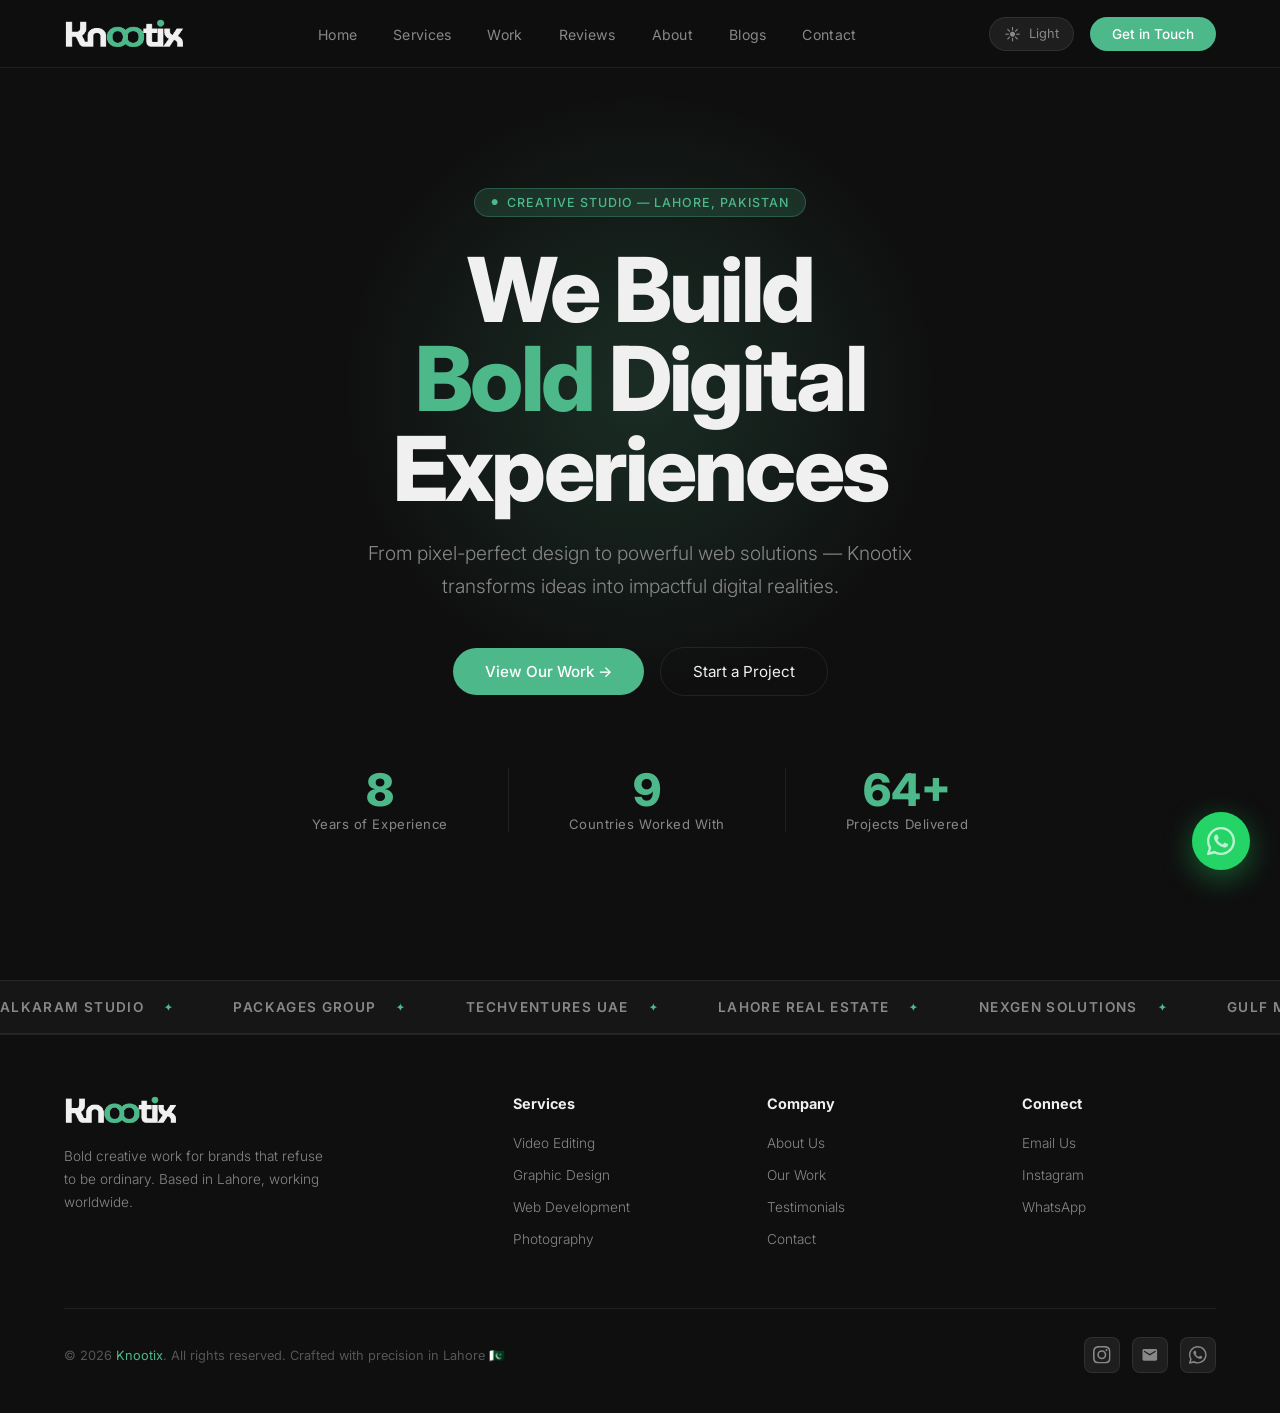
<file: index.html>
<!doctype html>
<html lang="en" data-theme="dark">
  <head>
    <meta charset="UTF-8" />
    <meta name="viewport" content="width=device-width, initial-scale=1.0" />
    <title>Knootix — Creative Studio</title>
    <link rel="preconnect" href="https://fonts.googleapis.com" />
    <link rel="preconnect" href="https://fonts.gstatic.com" crossorigin />
    <link href="https://fonts.googleapis.com/css2?family=Inter:wght@300;400;500;600;700;800;900&display=swap" rel="stylesheet" />
    <link rel="stylesheet" href="style.css" />
  </head>
  <body>
    <svg style="display: none">
      <symbol id="icon-mail" viewBox="0 0 24 24">
        <path d="M20 4H4c-1.1 0-1.99.9-1.99 2L2 18c0 1.1.9 2 2 2h16c1.1 0 2-.9 2-2V6c0-1.1-.9-2-2-2zm0 4l-8 5-8-5V6l8 5 8-5v2z"/>
      </symbol>
      <symbol id="icon-instagram" viewBox="0 0 24 24">
        <path d="M12 2.163c3.204 0 3.584.012 4.85.07 3.252.148 4.771 1.691 4.919 4.919.058 1.265.069 1.645.069 4.849 0 3.205-.012 3.584-.069 4.849-.149 3.225-1.664 4.771-4.919 4.919-1.266.058-1.644.07-4.85.07-3.204 0-3.584-.012-4.849-.07-3.26-.149-4.771-1.699-4.919-4.92-.058-1.265-.07-1.644-.07-4.849 0-3.204.013-3.583.07-4.849.149-3.227 1.664-4.771 4.919-4.919 1.266-.057 1.645-.069 4.849-.069zM12 0C8.741 0 8.333.014 7.053.072 2.695.272.273 2.69.073 7.052.014 8.333 0 8.741 0 12c0 3.259.014 3.668.072 4.948.2 4.358 2.618 6.78 6.98 6.98C8.333 23.986 8.741 24 12 24c3.259 0 3.668-.014 4.948-.072 4.354-.2 6.782-2.618 6.979-6.98.059-1.28.073-1.689.073-4.948 0-3.259-.014-3.667-.072-4.947-.196-4.354-2.617-6.78-6.979-6.98C15.668.014 15.259 0 12 0zm0 5.838a6.162 6.162 0 100 12.324 6.162 6.162 0 000-12.324zM12 16a4 4 0 110-8 4 4 0 010 8zm6.406-11.845a1.44 1.44 0 100 2.881 1.44 1.44 0 000-2.881z"/>
      </symbol>
      <symbol id="icon-location" viewBox="0 0 24 24">
        <path d="M12 2C8.13 2 5 5.13 5 9c0 5.25 7 13 7 13s7-7.75 7-13c0-3.87-3.13-7-7-7zm0 9.5c-1.38 0-2.5-1.12-2.5-2.5s1.12-2.5 2.5-2.5 2.5 1.12 2.5 2.5-1.12 2.5-2.5 2.5z"/>
      </symbol>
    </svg>

    <nav>
      <a href="index.html" class="nav-logo">
        <img src="assets/knootix-logo.png" alt="Knootix" class="site-logo site-logo--light"/>
        <img src="assets/knootix-logo-dark.png" alt="Knootix" class="site-logo site-logo--dark"/>
      </a>
      <ul class="nav-links">
        <li><a href="index.html">Home</a></li>
        <li><a href="services.html">Services</a></li>
        <li><a href="work.html">Work</a></li>
        <li><a href="reviews.html">Reviews</a></li>
        <li><a href="about.html">About</a></li>
        <li><a href="blogs.html">Blogs</a></li>
        <li><a href="contact.html">Contact</a></li>
      </ul>
      <div class="nav-right">
        <button class="theme-toggle" onclick="toggleTheme()">
          <span class="theme-icon" id="themeIcon">☀️</span>
          <span id="themeLabel">Light</span>
        </button>
        <a href="contact.html" class="nav-cta">Get in Touch</a>
        <div class="hamburger" onclick="toggleMobileMenu()">
          <span></span><span></span><span></span>
        </div>
      </div>
    </nav>

    <div id="mobileMenu" style="display: none; position: fixed; inset: 0; z-index: 999; background: var(--bg); padding: 80px 5% 40px; flex-direction: column; gap: 32px;">
      <a href="index.html" onclick="closeMobileMenu()" style="font-family: 'Inter', sans-serif; font-size: 1.8rem; font-weight: 700; color: var(--text); text-decoration: none;">Home</a>
      <a href="services.html" onclick="closeMobileMenu()" style="font-family: 'Inter', sans-serif; font-size: 1.8rem; font-weight: 700; color: var(--text); text-decoration: none;">Services</a>
      <a href="work.html" onclick="closeMobileMenu()" style="font-family: 'Inter', sans-serif; font-size: 1.8rem; font-weight: 700; color: var(--text); text-decoration: none;">Work</a>
      <a href="reviews.html" onclick="closeMobileMenu()" style="font-family: 'Inter', sans-serif; font-size: 1.8rem; font-weight: 700; color: var(--text); text-decoration: none;">Reviews</a>
      <a href="about.html" onclick="closeMobileMenu()" style="font-family: 'Inter', sans-serif; font-size: 1.8rem; font-weight: 700; color: var(--text); text-decoration: none;">About</a>
      <a href="blogs.html" onclick="closeMobileMenu()" style="font-family: 'Inter', sans-serif; font-size: 1.8rem; font-weight: 700; color: var(--text); text-decoration: none;">Blogs</a>
      <a href="contact.html" onclick="closeMobileMenu()" style="font-family: 'Inter', sans-serif; font-size: 1.8rem; font-weight: 700; color: var(--text); text-decoration: none;">Contact</a>
      <button onclick="closeMobileMenu()" style="position: absolute; top: 20px; right: 20px; background: none; border: none; font-size: 1.8rem; color: var(--text); cursor: pointer;">✕</button>
    </div>

    <section id="hero">
      <div class="hero-glow"></div>
      <div class="hero-content">
        <div class="hero-badge">Creative Studio — Lahore, Pakistan</div>
        <h1 class="hero-headline">
          We Build<br />
          <span class="accent">Bold</span> Digital<br />
          Experiences
        </h1>
        <p class="hero-sub">
          From pixel-perfect design to powerful web solutions — Knootix
          transforms ideas into impactful digital realities.
        </p>
        <div class="hero-actions">
          <a href="work.html" class="btn-primary">View Our Work →</a>
          <a href="contact.html" class="btn-ghost">Start a Project</a>
        </div>
        <div class="hero-metrics">
          <div class="metric">
            <span class="metric-num" id="yearsCount">0</span>
            <span class="metric-label">Years of Experience</span>
          </div>
          <div class="metric-divider"></div>
          <div class="metric">
            <span class="metric-num" id="countriesCount">0</span>
            <span class="metric-label">Countries Worked With</span>
          </div>
          <div class="metric-divider"></div>
          <div class="metric">
            <span class="metric-num" id="projectsCount">0+</span>
            <span class="metric-label">Projects Delivered</span>
          </div>
        </div>
      </div>
    </section>

    <div class="marquee-section">
      <div class="marquee-track" id="marquee">
        <span class="marquee-item">AlKaram Studio</span>
        <span class="marquee-item">Packages Group</span>
        <span class="marquee-item">TechVentures UAE</span>
        <span class="marquee-item">Lahore Real Estate</span>
        <span class="marquee-item">NexGen Solutions</span>
        <span class="marquee-item">Gulf Media Co.</span>
        <span class="marquee-item">Crescent Foods</span>
        <span class="marquee-item">Atlas Honda</span>
        <span class="marquee-item">Digital Bridge KSA</span>
        <span class="marquee-item">Pixel Brands</span>
        <span class="marquee-item">Urban Collective</span>
        <span class="marquee-item">Summit Corp</span>
        <span class="marquee-item">AlKaram Studio</span>
        <span class="marquee-item">Packages Group</span>
        <span class="marquee-item">TechVentures UAE</span>
        <span class="marquee-item">Lahore Real Estate</span>
        <span class="marquee-item">NexGen Solutions</span>
        <span class="marquee-item">Gulf Media Co.</span>
        <span class="marquee-item">Crescent Foods</span>
        <span class="marquee-item">Atlas Honda</span>
        <span class="marquee-item">Digital Bridge KSA</span>
        <span class="marquee-item">Pixel Brands</span>
        <span class="marquee-item">Urban Collective</span>
        <span class="marquee-item">Summit Corp</span>
      </div>
    </div>

    <footer>
      <div class="footer-grid">
        <div class="footer-brand">
          <img src="assets/knootix-logo.png" alt="Knootix" class="site-logo site-logo--light"/>
          <img src="assets/knootix-logo-dark.png" alt="Knootix" class="site-logo site-logo--dark"/>
          <p>
            Bold creative work for brands that refuse to be ordinary. Based in
            Lahore, working worldwide.
          </p>
        </div>
        <div class="footer-col">
          <h4>Services</h4>
          <ul>
            <li><a href="services.html">Video Editing</a></li>
            <li><a href="services.html">Graphic Design</a></li>
            <li><a href="services.html">Web Development</a></li>
            <li><a href="services.html">Photography</a></li>
          </ul>
        </div>
        <div class="footer-col">
          <h4>Company</h4>
          <ul>
            <li><a href="about.html">About Us</a></li>
            <li><a href="work.html">Our Work</a></li>
            <li><a href="reviews.html">Testimonials</a></li>
            <li><a href="contact.html">Contact</a></li>
          </ul>
        </div>
        <div class="footer-col">
          <h4>Connect</h4>
          <ul>
            <li><a href="mailto:knootix@gmail.com">Email Us</a></li>
            <li><a href="https://instagram.com/knootix" target="_blank">Instagram</a></li>
            <li><a href="https://wa.me/923414680668?text=Hello%20Knootix!" target="_blank">WhatsApp</a></li>
          </ul>
        </div>
      </div>
      <div class="footer-bottom">
        <p>
          © 2026 <span class="accent">Knootix</span>. All rights reserved. Crafted with precision in Lahore 🇵🇰
        </p>
        <div class="social-links">
          <a href="https://instagram.com/knootix" target="_blank" class="social-link"><svg class="svg-icon" viewBox="0 0 24 24"><use href="#icon-instagram"></use></svg></a>
          <a href="mailto:knootix@gmail.com" class="social-link"><svg class="svg-icon" viewBox="0 0 24 24"><use href="#icon-mail"></use></svg></a>
          <a href="https://wa.me/923414680668?text=Hello%20Knootix!" target="_blank" class="social-link">
            <svg class="svg-icon" viewBox="0 0 24 24"><path d="M17.472 14.382c-.297-.149-1.758-.867-2.03-.967-.273-.099-.471-.148-.67.15-.197.297-.767.966-.94 1.164-.173.199-.347.223-.644.075-.297-.15-1.255-.463-2.39-1.475-.883-.788-1.48-1.761-1.653-2.059-.173-.297-.018-.458.13-.606.134-.133.298-.347.446-.52.149-.174.198-.298.298-.497.099-.198.05-.371-.025-.52-.075-.149-.669-1.612-.916-2.207-.242-.579-.487-.5-.669-.51-.173-.008-.371-.01-.57-.01-.198 0-.52.074-.792.372-.272.297-1.04 1.016-1.04 2.479 0 1.462 1.065 2.875 1.213 3.074.149.198 2.096 3.2 5.077 4.487.709.306 1.262.489 1.694.625.712.227 1.36.195 1.871.118.571-.085 1.758-.719 2.006-1.413.248-.694.248-1.289.173-1.413-.074-.124-.272-.198-.57-.347z"/><path d="M12 0C5.373 0 0 5.373 0 12c0 2.123.558 4.115 1.535 5.836L.057 23.215a.75.75 0 0 0 .916.932l5.546-1.454A11.945 11.945 0 0 0 12 24c6.627 0 12-5.373 12-12S18.627 0 12 0zm0 22c-1.89 0-3.663-.518-5.178-1.42l-.369-.217-3.833 1.006 1.026-3.738-.237-.386A9.956 9.956 0 0 1 2 12C2 6.477 6.477 2 12 2s10 4.477 10 10-4.477 10-10 10z"/></svg>
          </a>
        </div>
      </div>
    </footer>

    <a href="https://wa.me/923414680668?text=Hello%20Knootix!" target="_blank" class="whatsapp-float" title="Chat on WhatsApp">
      <div class="wa-pulse"></div>
      <svg xmlns="http://www.w3.org/2000/svg" width="28" height="28" viewBox="0 0 24 24" fill="#fff"><path d="M17.472 14.382c-.297-.149-1.758-.867-2.03-.967-.273-.099-.471-.148-.67.15-.197.297-.767.966-.94 1.164-.173.199-.347.223-.644.075-.297-.15-1.255-.463-2.39-1.475-.883-.788-1.48-1.761-1.653-2.059-.173-.297-.018-.458.13-.606.134-.133.298-.347.446-.52.149-.174.198-.298.298-.497.099-.198.05-.371-.025-.52-.075-.149-.669-1.612-.916-2.207-.242-.579-.487-.5-.669-.51-.173-.008-.371-.01-.57-.01-.198 0-.52.074-.792.372-.272.297-1.04 1.016-1.04 2.479 0 1.462 1.065 2.875 1.213 3.074.149.198 2.096 3.2 5.077 4.487.709.306 1.262.489 1.694.625.712.227 1.36.195 1.871.118.571-.085 1.758-.719 2.006-1.413.248-.694.248-1.289.173-1.413-.074-.124-.272-.198-.57-.347z"/><path d="M12 0C5.373 0 0 5.373 0 12c0 2.123.558 4.115 1.535 5.836L.057 23.215a.75.75 0 0 0 .916.932l5.546-1.454A11.945 11.945 0 0 0 12 24c6.627 0 12-5.373 12-12S18.627 0 12 0zm0 22c-1.89 0-3.663-.518-5.178-1.42l-.369-.217-3.833 1.006 1.026-3.738-.237-.386A9.956 9.956 0 0 1 2 12C2 6.477 6.477 2 12 2s10 4.477 10 10-4.477 10-10 10z"/></svg>
    </a>

    <script src="script.js"></script>
  </body>
</html>
</file>
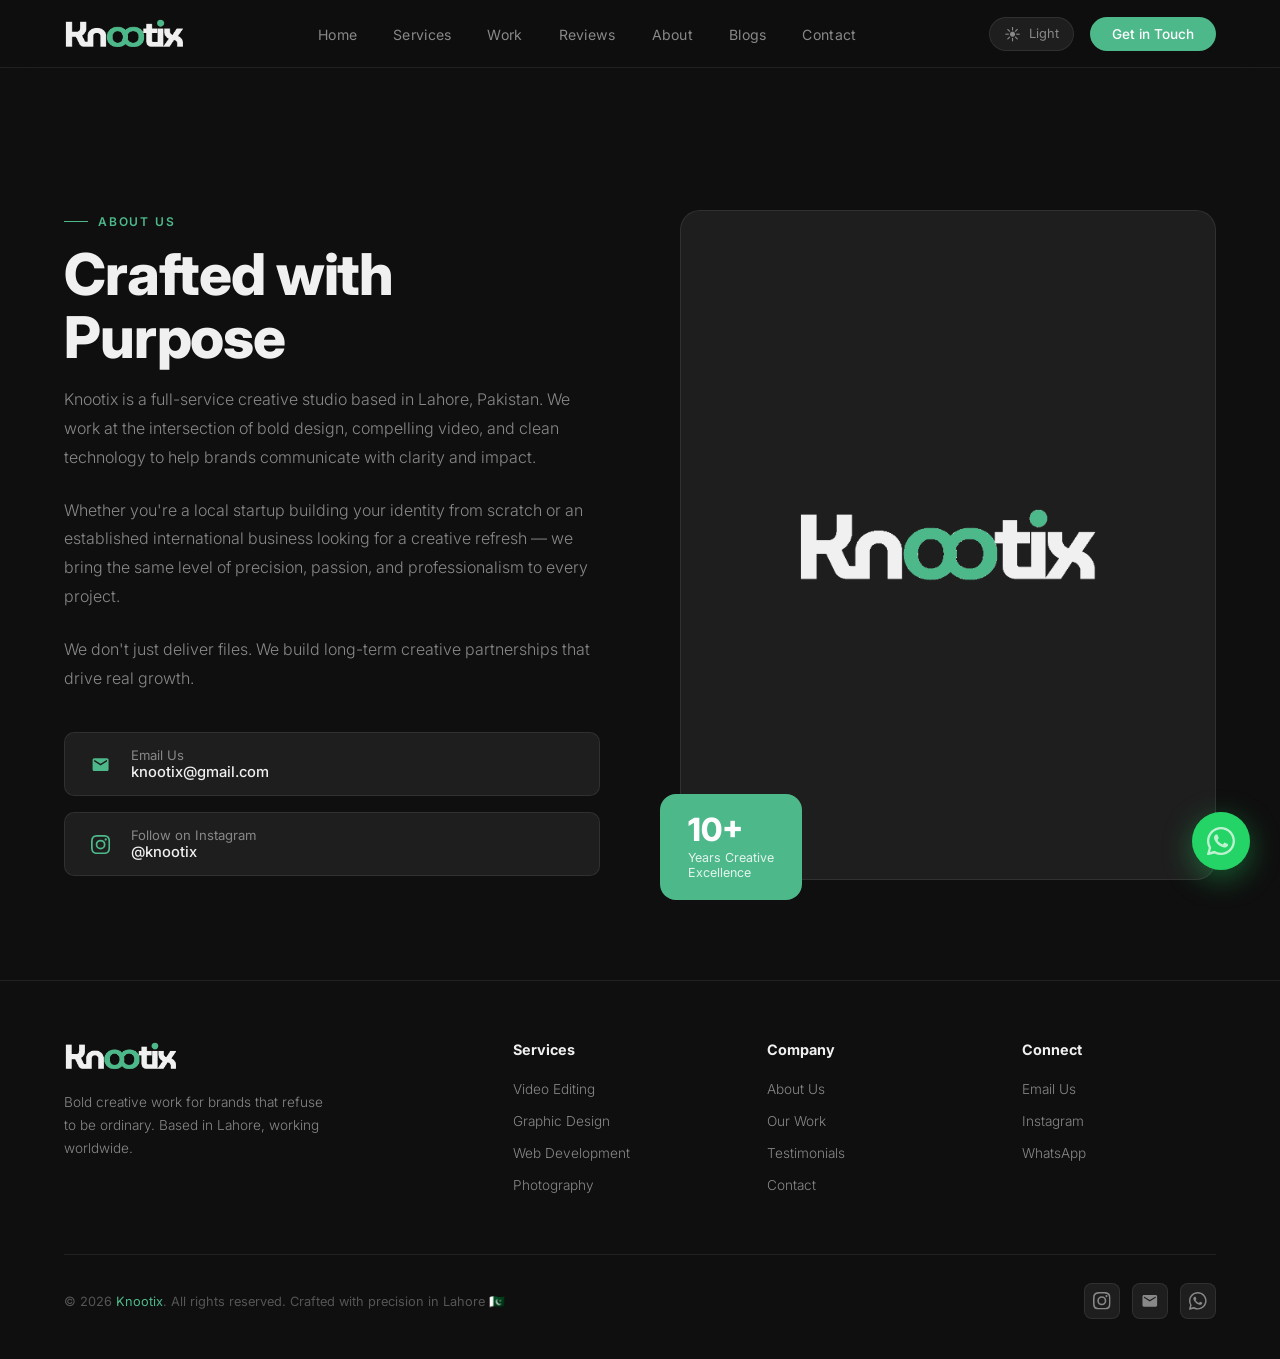
<file: about.html>
<!doctype html>
<html lang="en" data-theme="dark">
  <head>
    <meta charset="UTF-8" />
    <meta name="viewport" content="width=device-width, initial-scale=1.0" />
    <title>About Us | Knootix — Creative Studio</title>
    <link rel="preconnect" href="https://fonts.googleapis.com" />
    <link rel="preconnect" href="https://fonts.gstatic.com" crossorigin />
    <link href="https://fonts.googleapis.com/css2?family=Inter:wght@300;400;500;600;700;800;900&display=swap" rel="stylesheet" />
    <link rel="stylesheet" href="style.css" />
  </head>
  <body>
    <svg style="display: none">
      <symbol id="icon-mail" viewBox="0 0 24 24"><path d="M20 4H4c-1.1 0-1.99.9-1.99 2L2 18c0 1.1.9 2 2 2h16c1.1 0 2-.9 2-2V6c0-1.1-.9-2-2-2zm0 4l-8 5-8-5V6l8 5 8-5v2z"/></symbol>
      <symbol id="icon-instagram" viewBox="0 0 24 24"><path d="M12 2.163c3.204 0 3.584.012 4.85.07 3.252.148 4.771 1.691 4.919 4.919.058 1.265.069 1.645.069 4.849 0 3.205-.012 3.584-.069 4.849-.149 3.225-1.664 4.771-4.919 4.919-1.266.058-1.644.07-4.85.07-3.204 0-3.584-.012-4.849-.07-3.26-.149-4.771-1.699-4.919-4.92-.058-1.265-.07-1.644-.07-4.849 0-3.204.013-3.583.07-4.849.149-3.227 1.664-4.771 4.919-4.919 1.266-.057 1.645-.069 4.849-.069zM12 0C8.741 0 8.333.014 7.053.072 2.695.272.273 2.69.073 7.052.014 8.333 0 8.741 0 12c0 3.259.014 3.668.072 4.948.2 4.358 2.618 6.78 6.98 6.98C8.333 23.986 8.741 24 12 24c3.259 0 3.668-.014 4.948-.072 4.354-.2 6.782-2.618 6.979-6.98.059-1.28.073-1.689.073-4.948 0-3.259-.014-3.667-.072-4.947-.196-4.354-2.617-6.78-6.979-6.98C15.668.014 15.259 0 12 0zm0 5.838a6.162 6.162 0 100 12.324 6.162 6.162 0 000-12.324zM12 16a4 4 0 110-8 4 4 0 010 8zm6.406-11.845a1.44 1.44 0 100 2.881 1.44 1.44 0 000-2.881z"/></symbol>
      <symbol id="icon-location" viewBox="0 0 24 24"><path d="M12 2C8.13 2 5 5.13 5 9c0 5.25 7 13 7 13s7-7.75 7-13c0-3.87-3.13-7-7-7zm0 9.5c-1.38 0-2.5-1.12-2.5-2.5s1.12-2.5 2.5-2.5 2.5 1.12 2.5 2.5-1.12 2.5-2.5 2.5z"/></symbol>
    </svg>

    <nav>
      <a href="index.html" class="nav-logo">
        <img src="assets/knootix-logo.png" alt="Knootix" class="site-logo site-logo--light"/>
        <img src="assets/knootix-logo-dark.png" alt="Knootix" class="site-logo site-logo--dark"/>
      </a>
      <ul class="nav-links">
        <li><a href="index.html">Home</a></li>
        <li><a href="services.html">Services</a></li>
        <li><a href="work.html">Work</a></li>
        <li><a href="reviews.html">Reviews</a></li>
        <li><a href="about.html">About</a></li>
        <li><a href="blogs.html">Blogs</a></li>
        <li><a href="contact.html">Contact</a></li>
      </ul>
      <div class="nav-right">
        <button class="theme-toggle" onclick="toggleTheme()">
          <span class="theme-icon" id="themeIcon">☀️</span>
          <span id="themeLabel">Light</span>
        </button>
        <a href="contact.html" class="nav-cta">Get in Touch</a>
        <div class="hamburger" onclick="toggleMobileMenu()">
          <span></span><span></span><span></span>
        </div>
      </div>
    </nav>

    <div id="mobileMenu" style="display: none; position: fixed; inset: 0; z-index: 999; background: var(--bg); padding: 80px 5% 40px; flex-direction: column; gap: 32px;">
      <a href="index.html" onclick="closeMobileMenu()" style="font-family: 'Inter', sans-serif; font-size: 1.8rem; font-weight: 700; color: var(--text); text-decoration: none;">Home</a>
      <a href="services.html" onclick="closeMobileMenu()" style="font-family: 'Inter', sans-serif; font-size: 1.8rem; font-weight: 700; color: var(--text); text-decoration: none;">Services</a>
      <a href="work.html" onclick="closeMobileMenu()" style="font-family: 'Inter', sans-serif; font-size: 1.8rem; font-weight: 700; color: var(--text); text-decoration: none;">Work</a>
      <a href="reviews.html" onclick="closeMobileMenu()" style="font-family: 'Inter', sans-serif; font-size: 1.8rem; font-weight: 700; color: var(--text); text-decoration: none;">Reviews</a>
      <a href="about.html" onclick="closeMobileMenu()" style="font-family: 'Inter', sans-serif; font-size: 1.8rem; font-weight: 700; color: var(--text); text-decoration: none;">About</a>
      <a href="blogs.html" onclick="closeMobileMenu()" style="font-family: 'Inter', sans-serif; font-size: 1.8rem; font-weight: 700; color: var(--text); text-decoration: none;">Blogs</a>
      <a href="contact.html" onclick="closeMobileMenu()" style="font-family: 'Inter', sans-serif; font-size: 1.8rem; font-weight: 700; color: var(--text); text-decoration: none;">Contact</a>
      <button onclick="closeMobileMenu()" style="position: absolute; top: 20px; right: 20px; background: none; border: none; font-size: 1.8rem; color: var(--text); cursor: pointer;">✕</button>
    </div>

    <section id="about" style="padding-top: 150px; min-height: 100vh;">
      <div class="about-grid">
        <div class="about-text reveal">
          <div class="section-label">About Us</div>
          <h2 class="section-title">Crafted with<br />Purpose</h2>
          <p>
            Knootix is a full-service creative studio based in Lahore, Pakistan.
            We work at the intersection of bold design, compelling video, and
            clean technology to help brands communicate with clarity and impact.
          </p>
          <p>
            Whether you're a local startup building your identity from scratch
            or an established international business looking for a creative
            refresh — we bring the same level of precision, passion, and
            professionalism to every project.
          </p>
          <p>
            We don't just deliver files. We build long-term creative
            partnerships that drive real growth.
          </p>
          <div class="about-contact">
            <a href="mailto:knootix@gmail.com" class="contact-item">
              <span class="contact-icon">
                <svg class="svg-icon" viewBox="0 0 24 24">
                  <use href="#icon-mail"></use>
                </svg>
              </span>
              <div>
                <div class="contact-label">Email Us</div>
                <div class="contact-value">knootix@gmail.com</div>
              </div>
            </a>
            <a
              href="https://instagram.com/knootix"
              target="_blank"
              class="contact-item"
            >
              <span class="contact-icon">
                <svg class="svg-icon" viewBox="0 0 24 24">
                  <use href="#icon-instagram"></use>
                </svg>
              </span>
              <div>
                <div class="contact-label">Follow on Instagram</div>
                <div class="contact-value">@knootix</div>
              </div>
            </a>
          </div>
        </div>
        <div class="about-visual reveal">
          <div class="about-img-container">
            <img
              src="assets/knootix-logo.png"
              alt="Knootix"
              class="site-logo site-logo--light"
            />
            <img
              src="assets/knootix-logo-dark.png"
              alt="Knootix"
              class="site-logo site-logo--dark"
            />
          </div>
          <div class="about-badge">
            <div class="about-badge-num">10+</div>
            <div class="about-badge-text">Years Creative<br />Excellence</div>
          </div>
        </div>
      </div>
    </section>

    <footer>
      <div class="footer-grid">
        <div class="footer-brand">
          <img src="assets/knootix-logo.png" alt="Knootix" class="site-logo site-logo--light"/>
          <img src="assets/knootix-logo-dark.png" alt="Knootix" class="site-logo site-logo--dark"/>
          <p>
            Bold creative work for brands that refuse to be ordinary. Based in
            Lahore, working worldwide.
          </p>
        </div>
        <div class="footer-col">
          <h4>Services</h4>
          <ul>
            <li><a href="services.html">Video Editing</a></li>
            <li><a href="services.html">Graphic Design</a></li>
            <li><a href="services.html">Web Development</a></li>
            <li><a href="services.html">Photography</a></li>
          </ul>
        </div>
        <div class="footer-col">
          <h4>Company</h4>
          <ul>
            <li><a href="about.html">About Us</a></li>
            <li><a href="work.html">Our Work</a></li>
            <li><a href="reviews.html">Testimonials</a></li>
            <li><a href="contact.html">Contact</a></li>
          </ul>
        </div>
        <div class="footer-col">
          <h4>Connect</h4>
          <ul>
            <li><a href="mailto:knootix@gmail.com">Email Us</a></li>
            <li><a href="https://instagram.com/knootix" target="_blank">Instagram</a></li>
            <li><a href="https://wa.me/923414680668?text=Hello%20Knootix!" target="_blank">WhatsApp</a></li>
          </ul>
        </div>
      </div>
      <div class="footer-bottom">
        <p>
          © 2026 <span class="accent">Knootix</span>. All rights reserved. Crafted with precision in Lahore 🇵🇰
        </p>
        <div class="social-links">
          <a href="https://instagram.com/knootix" target="_blank" class="social-link"><svg class="svg-icon" viewBox="0 0 24 24"><use href="#icon-instagram"></use></svg></a>
          <a href="mailto:knootix@gmail.com" class="social-link"><svg class="svg-icon" viewBox="0 0 24 24"><use href="#icon-mail"></use></svg></a>
          <a href="https://wa.me/923414680668?text=Hello%20Knootix!" target="_blank" class="social-link">
            <svg class="svg-icon" viewBox="0 0 24 24"><path d="M17.472 14.382c-.297-.149-1.758-.867-2.03-.967-.273-.099-.471-.148-.67.15-.197.297-.767.966-.94 1.164-.173.199-.347.223-.644.075-.297-.15-1.255-.463-2.39-1.475-.883-.788-1.48-1.761-1.653-2.059-.173-.297-.018-.458.13-.606.134-.133.298-.347.446-.52.149-.174.198-.298.298-.497.099-.198.05-.371-.025-.52-.075-.149-.669-1.612-.916-2.207-.242-.579-.487-.5-.669-.51-.173-.008-.371-.01-.57-.01-.198 0-.52.074-.792.372-.272.297-1.04 1.016-1.04 2.479 0 1.462 1.065 2.875 1.213 3.074.149.198 2.096 3.2 5.077 4.487.709.306 1.262.489 1.694.625.712.227 1.36.195 1.871.118.571-.085 1.758-.719 2.006-1.413.248-.694.248-1.289.173-1.413-.074-.124-.272-.198-.57-.347z"/><path d="M12 0C5.373 0 0 5.373 0 12c0 2.123.558 4.115 1.535 5.836L.057 23.215a.75.75 0 0 0 .916.932l5.546-1.454A11.945 11.945 0 0 0 12 24c6.627 0 12-5.373 12-12S18.627 0 12 0zm0 22c-1.89 0-3.663-.518-5.178-1.42l-.369-.217-3.833 1.006 1.026-3.738-.237-.386A9.956 9.956 0 0 1 2 12C2 6.477 6.477 2 12 2s10 4.477 10 10-4.477 10-10 10z"/></svg>
          </a>
        </div>
      </div>
    </footer>

    <a href="https://wa.me/923414680668?text=Hello%20Knootix!" target="_blank" class="whatsapp-float" title="Chat on WhatsApp">
      <div class="wa-pulse"></div>
      <svg xmlns="http://www.w3.org/2000/svg" width="28" height="28" viewBox="0 0 24 24" fill="#fff"><path d="M17.472 14.382c-.297-.149-1.758-.867-2.03-.967-.273-.099-.471-.148-.67.15-.197.297-.767.966-.94 1.164-.173.199-.347.223-.644.075-.297-.15-1.255-.463-2.39-1.475-.883-.788-1.48-1.761-1.653-2.059-.173-.297-.018-.458.13-.606.134-.133.298-.347.446-.52.149-.174.198-.298.298-.497.099-.198.05-.371-.025-.52-.075-.149-.669-1.612-.916-2.207-.242-.579-.487-.5-.669-.51-.173-.008-.371-.01-.57-.01-.198 0-.52.074-.792.372-.272.297-1.04 1.016-1.04 2.479 0 1.462 1.065 2.875 1.213 3.074.149.198 2.096 3.2 5.077 4.487.709.306 1.262.489 1.694.625.712.227 1.36.195 1.871.118.571-.085 1.758-.719 2.006-1.413.248-.694.248-1.289.173-1.413-.074-.124-.272-.198-.57-.347z"/><path d="M12 0C5.373 0 0 5.373 0 12c0 2.123.558 4.115 1.535 5.836L.057 23.215a.75.75 0 0 0 .916.932l5.546-1.454A11.945 11.945 0 0 0 12 24c6.627 0 12-5.373 12-12S18.627 0 12 0zm0 22c-1.89 0-3.663-.518-5.178-1.42l-.369-.217-3.833 1.006 1.026-3.738-.237-.386A9.956 9.956 0 0 1 2 12C2 6.477 6.477 2 12 2s10 4.477 10 10-4.477 10-10 10z"/></svg>
    </a>

    <script src="script.js"></script>
  </body>
</html>
</file>
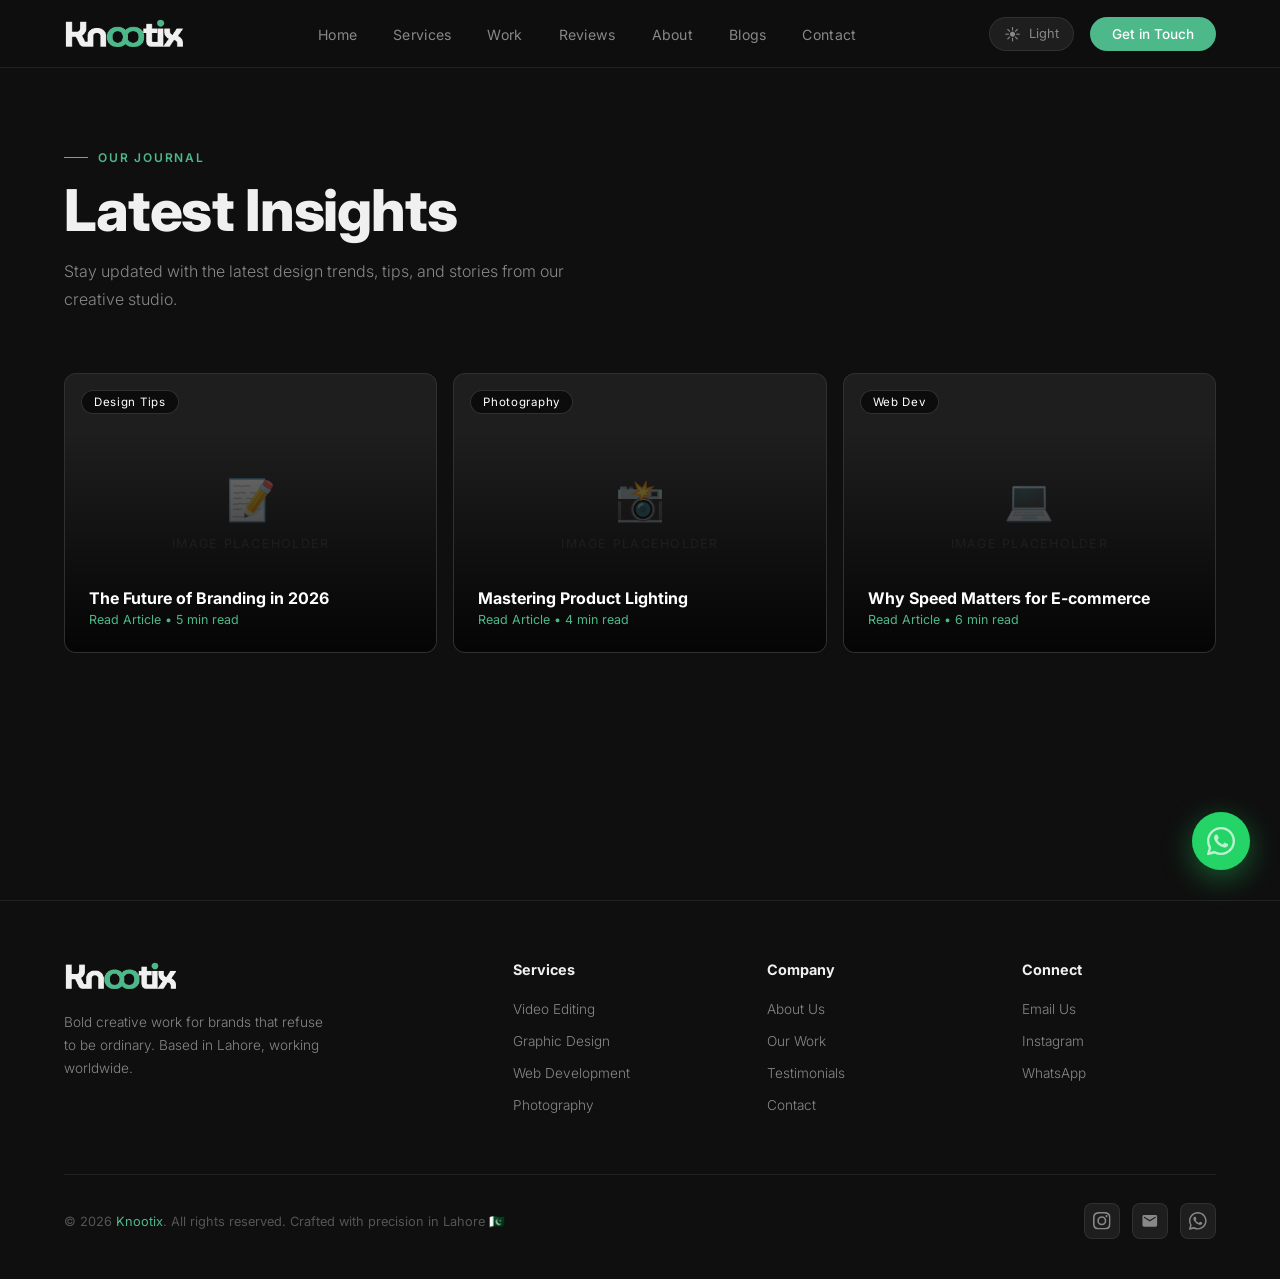
<file: blogs.html>
<!doctype html>
<html lang="en" data-theme="dark">
  <head>
    <meta charset="UTF-8" />
    <meta name="viewport" content="width=device-width, initial-scale=1.0" />
    <title>Blogs | Knootix — Creative Studio</title>
    <link rel="preconnect" href="https://fonts.googleapis.com" />
    <link rel="preconnect" href="https://fonts.gstatic.com" crossorigin />
    <link href="https://fonts.googleapis.com/css2?family=Inter:wght@300;400;500;600;700;800;900&display=swap" rel="stylesheet" />
    <link rel="stylesheet" href="style.css" />
  </head>
  <body>
    <svg style="display: none">
      <symbol id="icon-mail" viewBox="0 0 24 24"><path d="M20 4H4c-1.1 0-1.99.9-1.99 2L2 18c0 1.1.9 2 2 2h16c1.1 0 2-.9 2-2V6c0-1.1-.9-2-2-2zm0 4l-8 5-8-5V6l8 5 8-5v2z"/></symbol>
      <symbol id="icon-instagram" viewBox="0 0 24 24"><path d="M12 2.163c3.204 0 3.584.012 4.85.07 3.252.148 4.771 1.691 4.919 4.919.058 1.265.069 1.645.069 4.849 0 3.205-.012 3.584-.069 4.849-.149 3.225-1.664 4.771-4.919 4.919-1.266.058-1.644.07-4.85.07-3.204 0-3.584-.012-4.849-.07-3.26-.149-4.771-1.699-4.919-4.92-.058-1.265-.07-1.644-.07-4.849 0-3.204.013-3.583.07-4.849.149-3.227 1.664-4.771 4.919-4.919 1.266-.057 1.645-.069 4.849-.069zM12 0C8.741 0 8.333.014 7.053.072 2.695.272.273 2.69.073 7.052.014 8.333 0 8.741 0 12c0 3.259.014 3.668.072 4.948.2 4.358 2.618 6.78 6.98 6.98C8.333 23.986 8.741 24 12 24c3.259 0 3.668-.014 4.948-.072 4.354-.2 6.782-2.618 6.979-6.98.059-1.28.073-1.689.073-4.948 0-3.259-.014-3.667-.072-4.947-.196-4.354-2.617-6.78-6.979-6.98C15.668.014 15.259 0 12 0zm0 5.838a6.162 6.162 0 100 12.324 6.162 6.162 0 000-12.324zM12 16a4 4 0 110-8 4 4 0 010 8zm6.406-11.845a1.44 1.44 0 100 2.881 1.44 1.44 0 000-2.881z"/></symbol>
      <symbol id="icon-location" viewBox="0 0 24 24"><path d="M12 2C8.13 2 5 5.13 5 9c0 5.25 7 13 7 13s7-7.75 7-13c0-3.87-3.13-7-7-7zm0 9.5c-1.38 0-2.5-1.12-2.5-2.5s1.12-2.5 2.5-2.5 2.5 1.12 2.5 2.5-1.12 2.5-2.5 2.5z"/></symbol>
    </svg>

    <nav>
      <a href="index.html" class="nav-logo">
        <img src="assets/knootix-logo.png" alt="Knootix" class="site-logo site-logo--light"/>
        <img src="assets/knootix-logo-dark.png" alt="Knootix" class="site-logo site-logo--dark"/>
      </a>
      <ul class="nav-links">
        <li><a href="index.html">Home</a></li>
        <li><a href="services.html">Services</a></li>
        <li><a href="work.html">Work</a></li>
        <li><a href="reviews.html">Reviews</a></li>
        <li><a href="about.html">About</a></li>
        <li><a href="blogs.html">Blogs</a></li>
        <li><a href="contact.html">Contact</a></li>
      </ul>
      <div class="nav-right">
        <button class="theme-toggle" onclick="toggleTheme()">
          <span class="theme-icon" id="themeIcon">☀️</span>
          <span id="themeLabel">Light</span>
        </button>
        <a href="contact.html" class="nav-cta">Get in Touch</a>
        <div class="hamburger" onclick="toggleMobileMenu()">
          <span></span><span></span><span></span>
        </div>
      </div>
    </nav>

    <div id="mobileMenu" style="display: none; position: fixed; inset: 0; z-index: 999; background: var(--bg); padding: 80px 5% 40px; flex-direction: column; gap: 32px;">
      <a href="index.html" onclick="closeMobileMenu()" style="font-family: 'Inter', sans-serif; font-size: 1.8rem; font-weight: 700; color: var(--text); text-decoration: none;">Home</a>
      <a href="services.html" onclick="closeMobileMenu()" style="font-family: 'Inter', sans-serif; font-size: 1.8rem; font-weight: 700; color: var(--text); text-decoration: none;">Services</a>
      <a href="work.html" onclick="closeMobileMenu()" style="font-family: 'Inter', sans-serif; font-size: 1.8rem; font-weight: 700; color: var(--text); text-decoration: none;">Work</a>
      <a href="reviews.html" onclick="closeMobileMenu()" style="font-family: 'Inter', sans-serif; font-size: 1.8rem; font-weight: 700; color: var(--text); text-decoration: none;">Reviews</a>
      <a href="about.html" onclick="closeMobileMenu()" style="font-family: 'Inter', sans-serif; font-size: 1.8rem; font-weight: 700; color: var(--text); text-decoration: none;">About</a>
      <a href="blogs.html" onclick="closeMobileMenu()" style="font-family: 'Inter', sans-serif; font-size: 1.8rem; font-weight: 700; color: var(--text); text-decoration: none;">Blogs</a>
      <a href="contact.html" onclick="closeMobileMenu()" style="font-family: 'Inter', sans-serif; font-size: 1.8rem; font-weight: 700; color: var(--text); text-decoration: none;">Contact</a>
      <button onclick="closeMobileMenu()" style="position: absolute; top: 20px; right: 20px; background: none; border: none; font-size: 1.8rem; color: var(--text); cursor: pointer;">✕</button>
    </div>

    <section id="blogs" style="padding-top: 150px; min-height: 100vh;">
      <div class="portfolio-header reveal">
        <div>
          <div class="section-label">Our Journal</div>
          <h2 class="section-title">Latest Insights</h2>
          <p class="section-desc">Stay updated with the latest design trends, tips, and stories from our creative studio.</p>
        </div>
      </div>
      <div class="portfolio-grid reveal">
        <div class="portfolio-item pb-1" style="grid-column: span 1; aspect-ratio: 4/3;">
          <div class="portfolio-placeholder">
            <span class="placeholder-icon">📝</span>
            <span class="placeholder-label">Image Placeholder</span>
          </div>
          <span class="port-tag" style="z-index: 10">Design Tips</span>
          <div class="portfolio-overlay" style="opacity: 1; background: linear-gradient(to top, rgba(0,0,0,0.85) 0%, transparent 80%); z-index: 9;">
            <div class="portfolio-meta">
              <h4>The Future of Branding in 2026</h4>
              <span>Read Article • 5 min read</span>
            </div>
          </div>
        </div>

        <div class="portfolio-item pb-2" style="grid-column: span 1; aspect-ratio: 4/3;">
          <div class="portfolio-placeholder">
            <span class="placeholder-icon">📸</span>
            <span class="placeholder-label">Image Placeholder</span>
          </div>
          <span class="port-tag" style="z-index: 10">Photography</span>
          <div class="portfolio-overlay" style="opacity: 1; background: linear-gradient(to top, rgba(0,0,0,0.85) 0%, transparent 80%); z-index: 9;">
            <div class="portfolio-meta">
              <h4>Mastering Product Lighting</h4>
              <span>Read Article • 4 min read</span>
            </div>
          </div>
        </div>

        <div class="portfolio-item pb-3" style="grid-column: span 1; aspect-ratio: 4/3;">
          <div class="portfolio-placeholder">
            <span class="placeholder-icon">💻</span>
            <span class="placeholder-label">Image Placeholder</span>
          </div>
          <span class="port-tag" style="z-index: 10">Web Dev</span>
          <div class="portfolio-overlay" style="opacity: 1; background: linear-gradient(to top, rgba(0,0,0,0.85) 0%, transparent 80%); z-index: 9;">
            <div class="portfolio-meta">
              <h4>Why Speed Matters for E-commerce</h4>
              <span>Read Article • 6 min read</span>
            </div>
          </div>
        </div>
      </div>
    </section>

    <footer>
      <div class="footer-grid">
        <div class="footer-brand">
          <img src="assets/knootix-logo.png" alt="Knootix" class="site-logo site-logo--light"/>
          <img src="assets/knootix-logo-dark.png" alt="Knootix" class="site-logo site-logo--dark"/>
          <p>
            Bold creative work for brands that refuse to be ordinary. Based in
            Lahore, working worldwide.
          </p>
        </div>
        <div class="footer-col">
          <h4>Services</h4>
          <ul>
            <li><a href="services.html">Video Editing</a></li>
            <li><a href="services.html">Graphic Design</a></li>
            <li><a href="services.html">Web Development</a></li>
            <li><a href="services.html">Photography</a></li>
          </ul>
        </div>
        <div class="footer-col">
          <h4>Company</h4>
          <ul>
            <li><a href="about.html">About Us</a></li>
            <li><a href="work.html">Our Work</a></li>
            <li><a href="reviews.html">Testimonials</a></li>
            <li><a href="contact.html">Contact</a></li>
          </ul>
        </div>
        <div class="footer-col">
          <h4>Connect</h4>
          <ul>
            <li><a href="mailto:knootix@gmail.com">Email Us</a></li>
            <li><a href="https://instagram.com/knootix" target="_blank">Instagram</a></li>
            <li><a href="https://wa.me/923414680668?text=Hello%20Knootix!" target="_blank">WhatsApp</a></li>
          </ul>
        </div>
      </div>
      <div class="footer-bottom">
        <p>
          © 2026 <span class="accent">Knootix</span>. All rights reserved. Crafted with precision in Lahore 🇵🇰
        </p>
        <div class="social-links">
          <a href="https://instagram.com/knootix" target="_blank" class="social-link"><svg class="svg-icon" viewBox="0 0 24 24"><use href="#icon-instagram"></use></svg></a>
          <a href="mailto:knootix@gmail.com" class="social-link"><svg class="svg-icon" viewBox="0 0 24 24"><use href="#icon-mail"></use></svg></a>
          <a href="https://wa.me/923414680668?text=Hello%20Knootix!" target="_blank" class="social-link">
            <svg class="svg-icon" viewBox="0 0 24 24"><path d="M17.472 14.382c-.297-.149-1.758-.867-2.03-.967-.273-.099-.471-.148-.67.15-.197.297-.767.966-.94 1.164-.173.199-.347.223-.644.075-.297-.15-1.255-.463-2.39-1.475-.883-.788-1.48-1.761-1.653-2.059-.173-.297-.018-.458.13-.606.134-.133.298-.347.446-.52.149-.174.198-.298.298-.497.099-.198.05-.371-.025-.52-.075-.149-.669-1.612-.916-2.207-.242-.579-.487-.5-.669-.51-.173-.008-.371-.01-.57-.01-.198 0-.52.074-.792.372-.272.297-1.04 1.016-1.04 2.479 0 1.462 1.065 2.875 1.213 3.074.149.198 2.096 3.2 5.077 4.487.709.306 1.262.489 1.694.625.712.227 1.36.195 1.871.118.571-.085 1.758-.719 2.006-1.413.248-.694.248-1.289.173-1.413-.074-.124-.272-.198-.57-.347z"/><path d="M12 0C5.373 0 0 5.373 0 12c0 2.123.558 4.115 1.535 5.836L.057 23.215a.75.75 0 0 0 .916.932l5.546-1.454A11.945 11.945 0 0 0 12 24c6.627 0 12-5.373 12-12S18.627 0 12 0zm0 22c-1.89 0-3.663-.518-5.178-1.42l-.369-.217-3.833 1.006 1.026-3.738-.237-.386A9.956 9.956 0 0 1 2 12C2 6.477 6.477 2 12 2s10 4.477 10 10-4.477 10-10 10z"/></svg>
          </a>
        </div>
      </div>
    </footer>

    <a href="https://wa.me/923414680668?text=Hello%20Knootix!" target="_blank" class="whatsapp-float" title="Chat on WhatsApp">
      <div class="wa-pulse"></div>
      <svg xmlns="http://www.w3.org/2000/svg" width="28" height="28" viewBox="0 0 24 24" fill="#fff"><path d="M17.472 14.382c-.297-.149-1.758-.867-2.03-.967-.273-.099-.471-.148-.67.15-.197.297-.767.966-.94 1.164-.173.199-.347.223-.644.075-.297-.15-1.255-.463-2.39-1.475-.883-.788-1.48-1.761-1.653-2.059-.173-.297-.018-.458.13-.606.134-.133.298-.347.446-.52.149-.174.198-.298.298-.497.099-.198.05-.371-.025-.52-.075-.149-.669-1.612-.916-2.207-.242-.579-.487-.5-.669-.51-.173-.008-.371-.01-.57-.01-.198 0-.52.074-.792.372-.272.297-1.04 1.016-1.04 2.479 0 1.462 1.065 2.875 1.213 3.074.149.198 2.096 3.2 5.077 4.487.709.306 1.262.489 1.694.625.712.227 1.36.195 1.871.118.571-.085 1.758-.719 2.006-1.413.248-.694.248-1.289.173-1.413-.074-.124-.272-.198-.57-.347z"/><path d="M12 0C5.373 0 0 5.373 0 12c0 2.123.558 4.115 1.535 5.836L.057 23.215a.75.75 0 0 0 .916.932l5.546-1.454A11.945 11.945 0 0 0 12 24c6.627 0 12-5.373 12-12S18.627 0 12 0zm0 22c-1.89 0-3.663-.518-5.178-1.42l-.369-.217-3.833 1.006 1.026-3.738-.237-.386A9.956 9.956 0 0 1 2 12C2 6.477 6.477 2 12 2s10 4.477 10 10-4.477 10-10 10z"/></svg>
    </a>

    <script src="script.js"></script>
  </body>
</html>
</file>
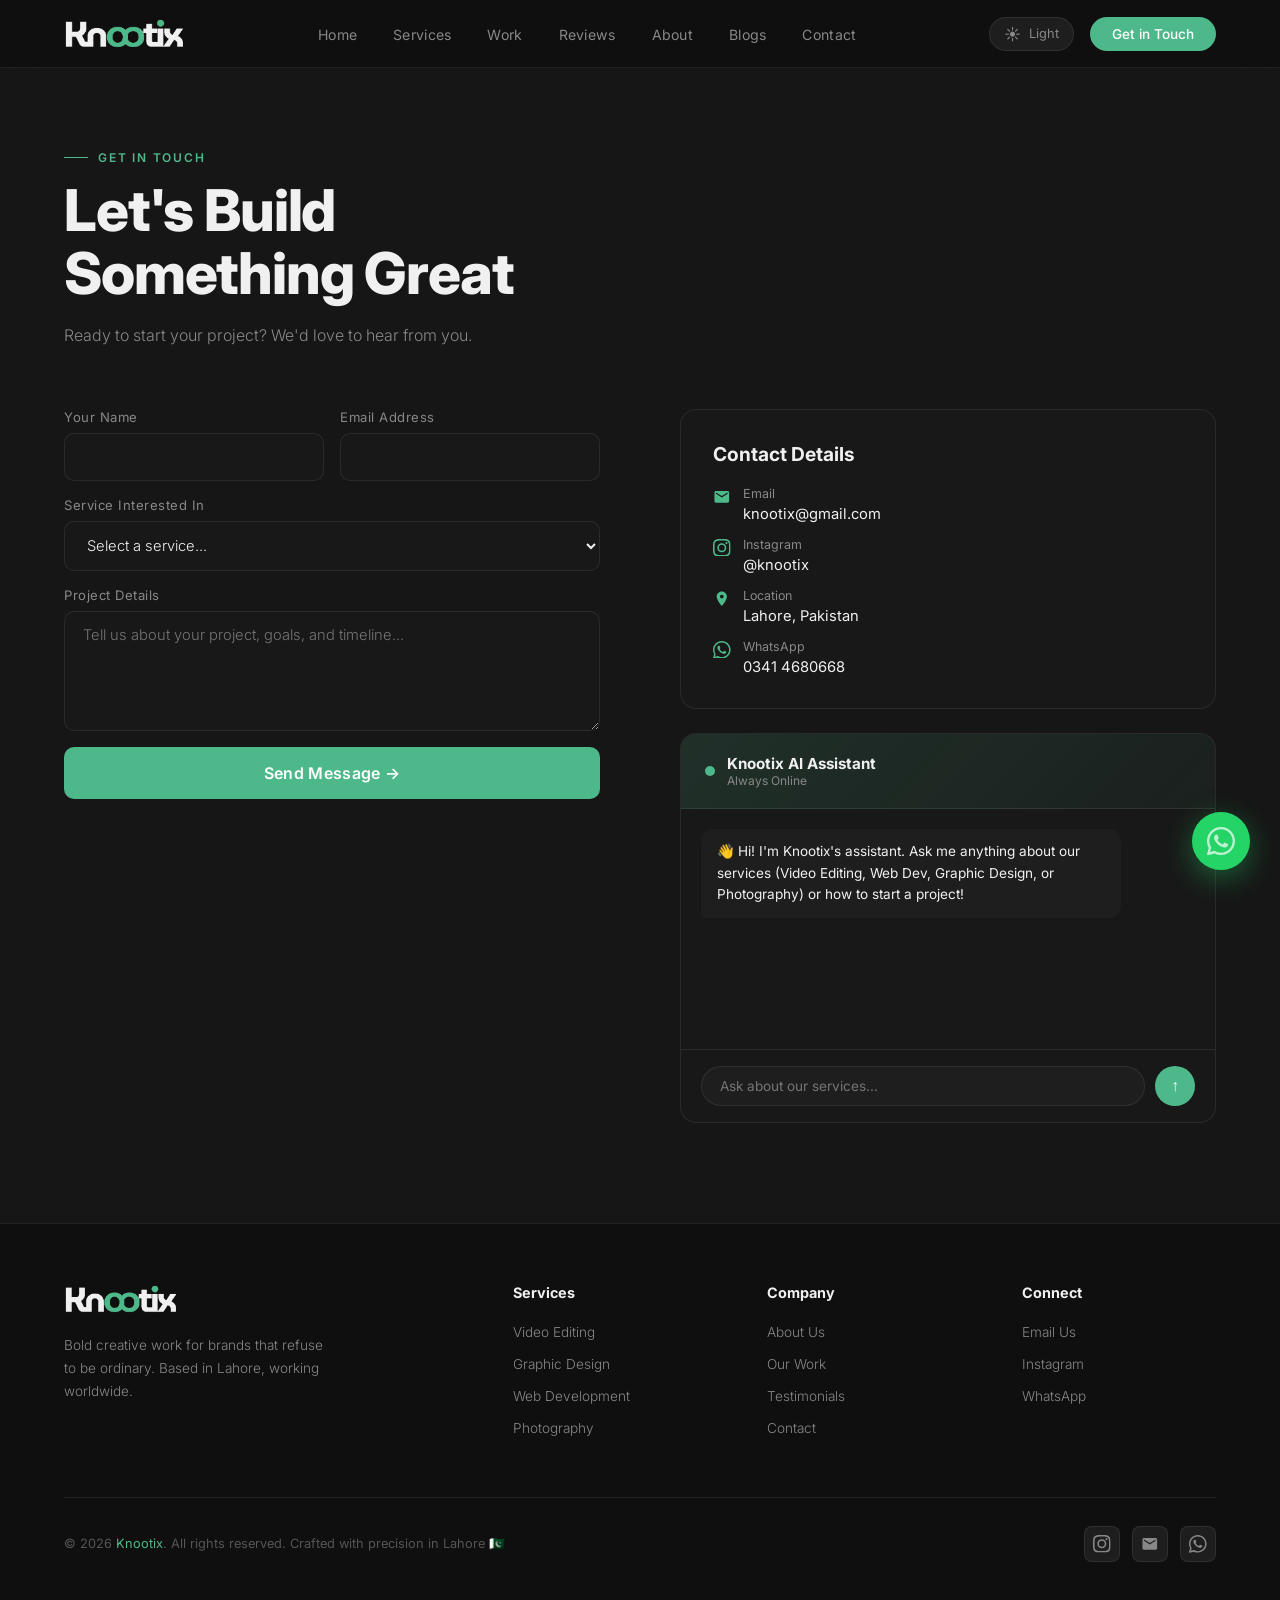
<file: contact.html>
<!doctype html>
<html lang="en" data-theme="dark">
  <head>
    <meta charset="UTF-8" />
    <meta name="viewport" content="width=device-width, initial-scale=1.0" />
    <title>Contact | Knootix — Creative Studio</title>
    <link rel="preconnect" href="https://fonts.googleapis.com" />
    <link rel="preconnect" href="https://fonts.gstatic.com" crossorigin />
    <link href="https://fonts.googleapis.com/css2?family=Inter:wght@300;400;500;600;700;800;900&display=swap" rel="stylesheet" />
    <link rel="stylesheet" href="style.css" />
  </head>
  <body>
    <svg style="display: none">
      <symbol id="icon-mail" viewBox="0 0 24 24"><path d="M20 4H4c-1.1 0-1.99.9-1.99 2L2 18c0 1.1.9 2 2 2h16c1.1 0 2-.9 2-2V6c0-1.1-.9-2-2-2zm0 4l-8 5-8-5V6l8 5 8-5v2z"/></symbol>
      <symbol id="icon-instagram" viewBox="0 0 24 24"><path d="M12 2.163c3.204 0 3.584.012 4.85.07 3.252.148 4.771 1.691 4.919 4.919.058 1.265.069 1.645.069 4.849 0 3.205-.012 3.584-.069 4.849-.149 3.225-1.664 4.771-4.919 4.919-1.266.058-1.644.07-4.85.07-3.204 0-3.584-.012-4.849-.07-3.26-.149-4.771-1.699-4.919-4.92-.058-1.265-.07-1.644-.07-4.849 0-3.204.013-3.583.07-4.849.149-3.227 1.664-4.771 4.919-4.919 1.266-.057 1.645-.069 4.849-.069zM12 0C8.741 0 8.333.014 7.053.072 2.695.272.273 2.69.073 7.052.014 8.333 0 8.741 0 12c0 3.259.014 3.668.072 4.948.2 4.358 2.618 6.78 6.98 6.98C8.333 23.986 8.741 24 12 24c3.259 0 3.668-.014 4.948-.072 4.354-.2 6.782-2.618 6.979-6.98.059-1.28.073-1.689.073-4.948 0-3.259-.014-3.667-.072-4.947-.196-4.354-2.617-6.78-6.979-6.98C15.668.014 15.259 0 12 0zm0 5.838a6.162 6.162 0 100 12.324 6.162 6.162 0 000-12.324zM12 16a4 4 0 110-8 4 4 0 010 8zm6.406-11.845a1.44 1.44 0 100 2.881 1.44 1.44 0 000-2.881z"/></symbol>
      <symbol id="icon-location" viewBox="0 0 24 24"><path d="M12 2C8.13 2 5 5.13 5 9c0 5.25 7 13 7 13s7-7.75 7-13c0-3.87-3.13-7-7-7zm0 9.5c-1.38 0-2.5-1.12-2.5-2.5s1.12-2.5 2.5-2.5 2.5 1.12 2.5 2.5-1.12 2.5-2.5 2.5z"/></symbol>
    </svg>

    <nav>
      <a href="index.html" class="nav-logo">
        <img src="assets/knootix-logo.png" alt="Knootix" class="site-logo site-logo--light"/>
        <img src="assets/knootix-logo-dark.png" alt="Knootix" class="site-logo site-logo--dark"/>
      </a>
      <ul class="nav-links">
        <li><a href="index.html">Home</a></li>
        <li><a href="services.html">Services</a></li>
        <li><a href="work.html">Work</a></li>
        <li><a href="reviews.html">Reviews</a></li>
        <li><a href="about.html">About</a></li>
        <li><a href="blogs.html">Blogs</a></li>
        <li><a href="contact.html">Contact</a></li>
      </ul>
      <div class="nav-right">
        <button class="theme-toggle" onclick="toggleTheme()">
          <span class="theme-icon" id="themeIcon">☀️</span>
          <span id="themeLabel">Light</span>
        </button>
        <a href="contact.html" class="nav-cta">Get in Touch</a>
        <div class="hamburger" onclick="toggleMobileMenu()">
          <span></span><span></span><span></span>
        </div>
      </div>
    </nav>

    <div id="mobileMenu" style="display: none; position: fixed; inset: 0; z-index: 999; background: var(--bg); padding: 80px 5% 40px; flex-direction: column; gap: 32px;">
      <a href="index.html" onclick="closeMobileMenu()" style="font-family: 'Inter', sans-serif; font-size: 1.8rem; font-weight: 700; color: var(--text); text-decoration: none;">Home</a>
      <a href="services.html" onclick="closeMobileMenu()" style="font-family: 'Inter', sans-serif; font-size: 1.8rem; font-weight: 700; color: var(--text); text-decoration: none;">Services</a>
      <a href="work.html" onclick="closeMobileMenu()" style="font-family: 'Inter', sans-serif; font-size: 1.8rem; font-weight: 700; color: var(--text); text-decoration: none;">Work</a>
      <a href="reviews.html" onclick="closeMobileMenu()" style="font-family: 'Inter', sans-serif; font-size: 1.8rem; font-weight: 700; color: var(--text); text-decoration: none;">Reviews</a>
      <a href="about.html" onclick="closeMobileMenu()" style="font-family: 'Inter', sans-serif; font-size: 1.8rem; font-weight: 700; color: var(--text); text-decoration: none;">About</a>
      <a href="blogs.html" onclick="closeMobileMenu()" style="font-family: 'Inter', sans-serif; font-size: 1.8rem; font-weight: 700; color: var(--text); text-decoration: none;">Blogs</a>
      <a href="contact.html" onclick="closeMobileMenu()" style="font-family: 'Inter', sans-serif; font-size: 1.8rem; font-weight: 700; color: var(--text); text-decoration: none;">Contact</a>
      <button onclick="closeMobileMenu()" style="position: absolute; top: 20px; right: 20px; background: none; border: none; font-size: 1.8rem; color: var(--text); cursor: pointer;">✕</button>
    </div>

    <section id="contact" style="padding-top: 150px; min-height: 100vh;">
      <div class="reveal">
        <div class="section-label">Get In Touch</div>
        <h2 class="section-title">Let's Build<br />Something Great</h2>
        <p class="section-desc">
          Ready to start your project? We'd love to hear from you.
        </p>
      </div>
      <div class="contact-wrapper">
        <div class="contact-form reveal">
          <div class="form-row">
            <div class="form-group">
              <label>Your Name</label>
              <input type="text" id="cfName" placeholder="" />
            </div>
            <div class="form-group">
              <label>Email Address</label>
              <input type="email" id="cfEmail" placeholder="" />
            </div>
          </div>
          <div class="form-group">
            <label>Service Interested In</label>
            <select id="cfService">
              <option value="">Select a service...</option>
              <option>Video Editing</option>
              <option>Graphic Design</option>
              <option>Website Development</option>
              <option>Photography</option>
              <option>Multiple Services</option>
            </select>
          </div>
          <div class="form-group">
            <label>Project Details</label>
            <textarea
              id="cfMessage"
              placeholder="Tell us about your project, goals, and timeline..."
            ></textarea>
          </div>
          <button class="submit-btn" onclick="handleFormSubmit()">
            Send Message →
          </button>
          <div
            id="formStatus"
            style="
              display: none;
              padding: 14px 18px;
              border-radius: 10px;
              font-size: 0.88rem;
              margin-top: 8px;
            "
          ></div>
        </div>
        <div class="contact-right reveal">
          <div class="contact-info-card">
            <h3>Contact Details</h3>
            <div class="info-list">
              <div class="info-item">
                <span class="info-icon"
                  ><svg class="svg-icon" viewBox="0 0 24 24">
                    <use href="#icon-mail"></use></svg
                ></span>
                <div class="info-text">
                  <span>Email</span>
                  <a href="mailto:knootix@gmail.com">knootix@gmail.com</a>
                </div>
              </div>
              <div class="info-item">
                <span class="info-icon"
                  ><svg class="svg-icon" viewBox="0 0 24 24">
                    <use href="#icon-instagram"></use></svg
                ></span>
                <div class="info-text">
                  <span>Instagram</span>
                  <a href="https://instagram.com/knootix" target="_blank"
                    >@knootix</a
                  >
                </div>
              </div>
              <div class="info-item">
                <span class="info-icon"
                  ><svg class="svg-icon" viewBox="0 0 24 24">
                    <use href="#icon-location"></use></svg
                ></span>
                <div class="info-text">
                  <span>Location</span>
                  <a href="#">Lahore, Pakistan</a>
                </div>
              </div>
              <div class="info-item">
                <span class="info-icon">
                  <svg class="svg-icon" viewBox="0 0 24 24">
                    <path
                      d="M17.472 14.382c-.297-.149-1.758-.867-2.03-.967-.273-.099-.471-.148-.67.15-.197.297-.767.966-.94 1.164-.173.199-.347.223-.644.075-.297-.15-1.255-.463-2.39-1.475-.883-.788-1.48-1.761-1.653-2.059-.173-.297-.018-.458.13-.606.134-.133.298-.347.446-.52.149-.174.198-.298.298-.497.099-.198.05-.371-.025-.52-.075-.149-.669-1.612-.916-2.207-.242-.579-.487-.5-.669-.51-.173-.008-.371-.01-.57-.01-.198 0-.52.074-.792.372-.272.297-1.04 1.016-1.04 2.479 0 1.462 1.065 2.875 1.213 3.074.149.198 2.096 3.2 5.077 4.487.709.306 1.262.489 1.694.625.712.227 1.36.195 1.871.118.571-.085 1.758-.719 2.006-1.413.248-.694.248-1.289.173-1.413-.074-.124-.272-.198-.57-.347z"
                    />
                    <path
                      d="M12 0C5.373 0 0 5.373 0 12c0 2.123.558 4.115 1.535 5.836L.057 23.215a.75.75 0 0 0 .916.932l5.546-1.454A11.945 11.945 0 0 0 12 24c6.627 0 12-5.373 12-12S18.627 0 12 0zm0 22c-1.89 0-3.663-.518-5.178-1.42l-.369-.217-3.833 1.006 1.026-3.738-.237-.386A9.956 9.956 0 0 1 2 12C2 6.477 6.477 2 12 2s10 4.477 10 10-4.477 10-10 10z"
                    />
                  </svg>
                </span>
                <div class="info-text">
                  <span>WhatsApp</span>
                  <a
                    href="https://wa.me/923414680668?text=Hello%20Knootix!"
                    target="_blank"
                    >0341 4680668</a
                  >
                </div>
              </div>
            </div>
          </div>

          <div class="ai-chat-card">
            <div class="ai-chat-header">
              <div class="ai-dot"></div>
              <div>
                <div class="ai-title">Knootix AI Assistant</div>
                <div class="ai-subtitle">Always Online</div>
              </div>
            </div>
            <div class="ai-messages" id="chatMessages">
              <div class="msg bot">
                👋 Hi! I'm Knootix's assistant. Ask me anything about our
                services (Video Editing, Web Dev, Graphic Design, or
                Photography) or how to start a project!
              </div>
            </div>
            <div class="ai-input-row">
              <input
                class="ai-input"
                id="chatInput"
                type="text"
                placeholder="Ask about our services..."
                onkeydown="if (event.key === 'Enter') sendChat();"
              />
              <button class="ai-send" onclick="sendChat()">↑</button>
            </div>
          </div>
        </div>
      </div>
    </section>

    <footer>
      <div class="footer-grid">
        <div class="footer-brand">
          <img src="assets/knootix-logo.png" alt="Knootix" class="site-logo site-logo--light"/>
          <img src="assets/knootix-logo-dark.png" alt="Knootix" class="site-logo site-logo--dark"/>
          <p>
            Bold creative work for brands that refuse to be ordinary. Based in
            Lahore, working worldwide.
          </p>
        </div>
        <div class="footer-col">
          <h4>Services</h4>
          <ul>
            <li><a href="services.html">Video Editing</a></li>
            <li><a href="services.html">Graphic Design</a></li>
            <li><a href="services.html">Web Development</a></li>
            <li><a href="services.html">Photography</a></li>
          </ul>
        </div>
        <div class="footer-col">
          <h4>Company</h4>
          <ul>
            <li><a href="about.html">About Us</a></li>
            <li><a href="work.html">Our Work</a></li>
            <li><a href="reviews.html">Testimonials</a></li>
            <li><a href="contact.html">Contact</a></li>
          </ul>
        </div>
        <div class="footer-col">
          <h4>Connect</h4>
          <ul>
            <li><a href="mailto:knootix@gmail.com">Email Us</a></li>
            <li><a href="https://instagram.com/knootix" target="_blank">Instagram</a></li>
            <li><a href="https://wa.me/923414680668?text=Hello%20Knootix!" target="_blank">WhatsApp</a></li>
          </ul>
        </div>
      </div>
      <div class="footer-bottom">
        <p>
          © 2026 <span class="accent">Knootix</span>. All rights reserved. Crafted with precision in Lahore 🇵🇰
        </p>
        <div class="social-links">
          <a href="https://instagram.com/knootix" target="_blank" class="social-link"><svg class="svg-icon" viewBox="0 0 24 24"><use href="#icon-instagram"></use></svg></a>
          <a href="mailto:knootix@gmail.com" class="social-link"><svg class="svg-icon" viewBox="0 0 24 24"><use href="#icon-mail"></use></svg></a>
          <a href="https://wa.me/923414680668?text=Hello%20Knootix!" target="_blank" class="social-link">
            <svg class="svg-icon" viewBox="0 0 24 24"><path d="M17.472 14.382c-.297-.149-1.758-.867-2.03-.967-.273-.099-.471-.148-.67.15-.197.297-.767.966-.94 1.164-.173.199-.347.223-.644.075-.297-.15-1.255-.463-2.39-1.475-.883-.788-1.48-1.761-1.653-2.059-.173-.297-.018-.458.13-.606.134-.133.298-.347.446-.52.149-.174.198-.298.298-.497.099-.198.05-.371-.025-.52-.075-.149-.669-1.612-.916-2.207-.242-.579-.487-.5-.669-.51-.173-.008-.371-.01-.57-.01-.198 0-.52.074-.792.372-.272.297-1.04 1.016-1.04 2.479 0 1.462 1.065 2.875 1.213 3.074.149.198 2.096 3.2 5.077 4.487.709.306 1.262.489 1.694.625.712.227 1.36.195 1.871.118.571-.085 1.758-.719 2.006-1.413.248-.694.248-1.289.173-1.413-.074-.124-.272-.198-.57-.347z"/><path d="M12 0C5.373 0 0 5.373 0 12c0 2.123.558 4.115 1.535 5.836L.057 23.215a.75.75 0 0 0 .916.932l5.546-1.454A11.945 11.945 0 0 0 12 24c6.627 0 12-5.373 12-12S18.627 0 12 0zm0 22c-1.89 0-3.663-.518-5.178-1.42l-.369-.217-3.833 1.006 1.026-3.738-.237-.386A9.956 9.956 0 0 1 2 12C2 6.477 6.477 2 12 2s10 4.477 10 10-4.477 10-10 10z"/></svg>
          </a>
        </div>
      </div>
    </footer>

    <a href="https://wa.me/923414680668?text=Hello%20Knootix!" target="_blank" class="whatsapp-float" title="Chat on WhatsApp">
      <div class="wa-pulse"></div>
      <svg xmlns="http://www.w3.org/2000/svg" width="28" height="28" viewBox="0 0 24 24" fill="#fff"><path d="M17.472 14.382c-.297-.149-1.758-.867-2.03-.967-.273-.099-.471-.148-.67.15-.197.297-.767.966-.94 1.164-.173.199-.347.223-.644.075-.297-.15-1.255-.463-2.39-1.475-.883-.788-1.48-1.761-1.653-2.059-.173-.297-.018-.458.13-.606.134-.133.298-.347.446-.52.149-.174.198-.298.298-.497.099-.198.05-.371-.025-.52-.075-.149-.669-1.612-.916-2.207-.242-.579-.487-.5-.669-.51-.173-.008-.371-.01-.57-.01-.198 0-.52.074-.792.372-.272.297-1.04 1.016-1.04 2.479 0 1.462 1.065 2.875 1.213 3.074.149.198 2.096 3.2 5.077 4.487.709.306 1.262.489 1.694.625.712.227 1.36.195 1.871.118.571-.085 1.758-.719 2.006-1.413.248-.694.248-1.289.173-1.413-.074-.124-.272-.198-.57-.347z"/><path d="M12 0C5.373 0 0 5.373 0 12c0 2.123.558 4.115 1.535 5.836L.057 23.215a.75.75 0 0 0 .916.932l5.546-1.454A11.945 11.945 0 0 0 12 24c6.627 0 12-5.373 12-12S18.627 0 12 0zm0 22c-1.89 0-3.663-.518-5.178-1.42l-.369-.217-3.833 1.006 1.026-3.738-.237-.386A9.956 9.956 0 0 1 2 12C2 6.477 6.477 2 12 2s10 4.477 10 10-4.477 10-10 10z"/></svg>
    </a>

    <script src="script.js"></script>
  </body>
</html>
</file>
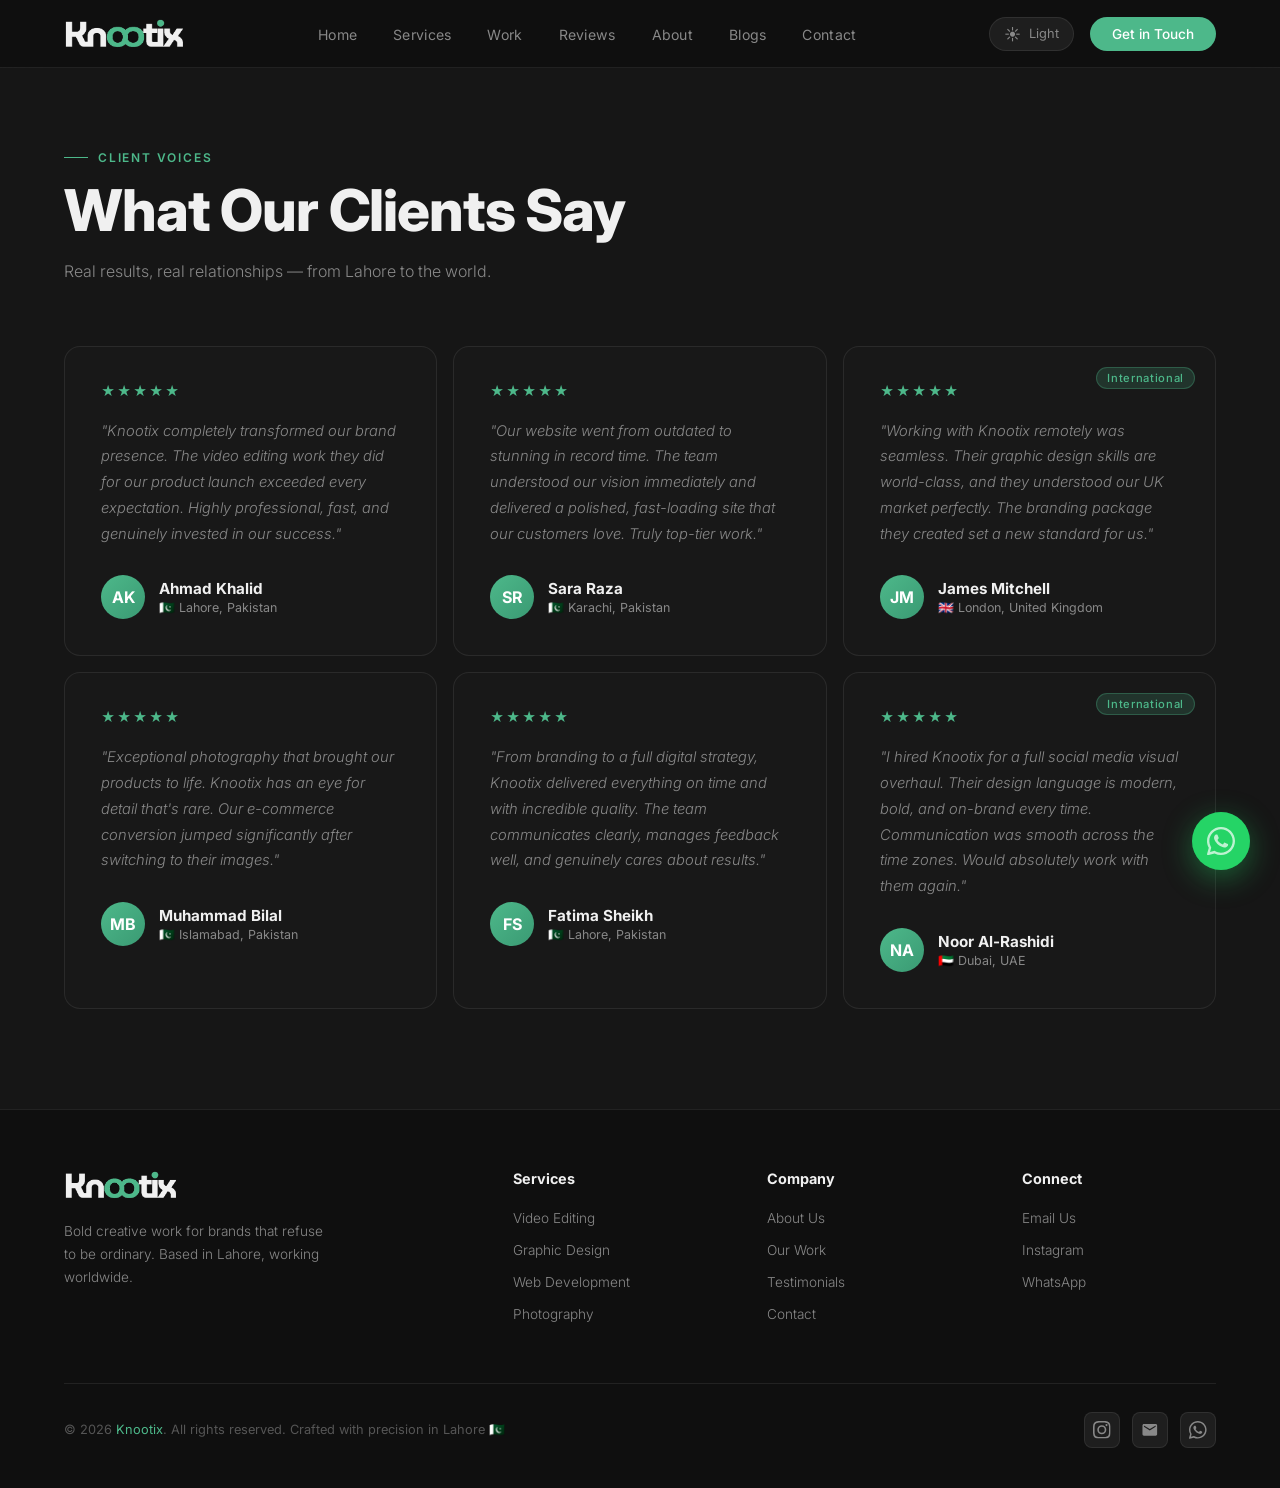
<file: reviews.html>
<!doctype html>
<html lang="en" data-theme="dark">
  <head>
    <meta charset="UTF-8" />
    <meta name="viewport" content="width=device-width, initial-scale=1.0" />
    <title>Reviews | Knootix — Creative Studio</title>
    <link rel="preconnect" href="https://fonts.googleapis.com" />
    <link rel="preconnect" href="https://fonts.gstatic.com" crossorigin />
    <link href="https://fonts.googleapis.com/css2?family=Inter:wght@300;400;500;600;700;800;900&display=swap" rel="stylesheet" />
    <link rel="stylesheet" href="style.css" />
  </head>
  <body>
    <svg style="display: none">
      <symbol id="icon-mail" viewBox="0 0 24 24"><path d="M20 4H4c-1.1 0-1.99.9-1.99 2L2 18c0 1.1.9 2 2 2h16c1.1 0 2-.9 2-2V6c0-1.1-.9-2-2-2zm0 4l-8 5-8-5V6l8 5 8-5v2z"/></symbol>
      <symbol id="icon-instagram" viewBox="0 0 24 24"><path d="M12 2.163c3.204 0 3.584.012 4.85.07 3.252.148 4.771 1.691 4.919 4.919.058 1.265.069 1.645.069 4.849 0 3.205-.012 3.584-.069 4.849-.149 3.225-1.664 4.771-4.919 4.919-1.266.058-1.644.07-4.85.07-3.204 0-3.584-.012-4.849-.07-3.26-.149-4.771-1.699-4.919-4.92-.058-1.265-.07-1.644-.07-4.849 0-3.204.013-3.583.07-4.849.149-3.227 1.664-4.771 4.919-4.919 1.266-.057 1.645-.069 4.849-.069zM12 0C8.741 0 8.333.014 7.053.072 2.695.272.273 2.69.073 7.052.014 8.333 0 8.741 0 12c0 3.259.014 3.668.072 4.948.2 4.358 2.618 6.78 6.98 6.98C8.333 23.986 8.741 24 12 24c3.259 0 3.668-.014 4.948-.072 4.354-.2 6.782-2.618 6.979-6.98.059-1.28.073-1.689.073-4.948 0-3.259-.014-3.667-.072-4.947-.196-4.354-2.617-6.78-6.979-6.98C15.668.014 15.259 0 12 0zm0 5.838a6.162 6.162 0 100 12.324 6.162 6.162 0 000-12.324zM12 16a4 4 0 110-8 4 4 0 010 8zm6.406-11.845a1.44 1.44 0 100 2.881 1.44 1.44 0 000-2.881z"/></symbol>
      <symbol id="icon-location" viewBox="0 0 24 24"><path d="M12 2C8.13 2 5 5.13 5 9c0 5.25 7 13 7 13s7-7.75 7-13c0-3.87-3.13-7-7-7zm0 9.5c-1.38 0-2.5-1.12-2.5-2.5s1.12-2.5 2.5-2.5 2.5 1.12 2.5 2.5-1.12 2.5-2.5 2.5z"/></symbol>
    </svg>

    <nav>
      <a href="index.html" class="nav-logo">
        <img src="assets/knootix-logo.png" alt="Knootix" class="site-logo site-logo--light"/>
        <img src="assets/knootix-logo-dark.png" alt="Knootix" class="site-logo site-logo--dark"/>
      </a>
      <ul class="nav-links">
        <li><a href="index.html">Home</a></li>
        <li><a href="services.html">Services</a></li>
        <li><a href="work.html">Work</a></li>
        <li><a href="reviews.html">Reviews</a></li>
        <li><a href="about.html">About</a></li>
        <li><a href="blogs.html">Blogs</a></li>
        <li><a href="contact.html">Contact</a></li>
      </ul>
      <div class="nav-right">
        <button class="theme-toggle" onclick="toggleTheme()">
          <span class="theme-icon" id="themeIcon">☀️</span>
          <span id="themeLabel">Light</span>
        </button>
        <a href="contact.html" class="nav-cta">Get in Touch</a>
        <div class="hamburger" onclick="toggleMobileMenu()">
          <span></span><span></span><span></span>
        </div>
      </div>
    </nav>

    <div id="mobileMenu" style="display: none; position: fixed; inset: 0; z-index: 999; background: var(--bg); padding: 80px 5% 40px; flex-direction: column; gap: 32px;">
      <a href="index.html" onclick="closeMobileMenu()" style="font-family: 'Inter', sans-serif; font-size: 1.8rem; font-weight: 700; color: var(--text); text-decoration: none;">Home</a>
      <a href="services.html" onclick="closeMobileMenu()" style="font-family: 'Inter', sans-serif; font-size: 1.8rem; font-weight: 700; color: var(--text); text-decoration: none;">Services</a>
      <a href="work.html" onclick="closeMobileMenu()" style="font-family: 'Inter', sans-serif; font-size: 1.8rem; font-weight: 700; color: var(--text); text-decoration: none;">Work</a>
      <a href="reviews.html" onclick="closeMobileMenu()" style="font-family: 'Inter', sans-serif; font-size: 1.8rem; font-weight: 700; color: var(--text); text-decoration: none;">Reviews</a>
      <a href="about.html" onclick="closeMobileMenu()" style="font-family: 'Inter', sans-serif; font-size: 1.8rem; font-weight: 700; color: var(--text); text-decoration: none;">About</a>
      <a href="blogs.html" onclick="closeMobileMenu()" style="font-family: 'Inter', sans-serif; font-size: 1.8rem; font-weight: 700; color: var(--text); text-decoration: none;">Blogs</a>
      <a href="contact.html" onclick="closeMobileMenu()" style="font-family: 'Inter', sans-serif; font-size: 1.8rem; font-weight: 700; color: var(--text); text-decoration: none;">Contact</a>
      <button onclick="closeMobileMenu()" style="position: absolute; top: 20px; right: 20px; background: none; border: none; font-size: 1.8rem; color: var(--text); cursor: pointer;">✕</button>
    </div>

    <section id="reviews" style="padding-top: 150px; min-height: 100vh;">
      <div class="reveal">
        <div class="section-label">Client Voices</div>
        <h2 class="section-title">What Our Clients Say</h2>
        <p class="section-desc">
          Real results, real relationships — from Lahore to the world.
        </p>
      </div>
      <div class="reviews-grid reveal">
        <div class="review-card">
          <div class="review-stars">★★★★★</div>
          <p class="review-quote">
            "Knootix completely transformed our brand presence. The video
            editing work they did for our product launch exceeded every
            expectation. Highly professional, fast, and genuinely invested in
            our success."
          </p>
          <div class="review-author">
            <div class="review-avatar">AK</div>
            <div>
              <div class="review-name">Ahmad Khalid</div>
              <div class="review-region">🇵🇰 Lahore, Pakistan</div>
            </div>
          </div>
        </div>
        <div class="review-card">
          <div class="review-stars">★★★★★</div>
          <p class="review-quote">
            "Our website went from outdated to stunning in record time. The team
            understood our vision immediately and delivered a polished,
            fast-loading site that our customers love. Truly top-tier work."
          </p>
          <div class="review-author">
            <div class="review-avatar">SR</div>
            <div>
              <div class="review-name">Sara Raza</div>
              <div class="review-region">🇵🇰 Karachi, Pakistan</div>
            </div>
          </div>
        </div>
        <div class="review-card">
          <span class="int-badge">International</span>
          <div class="review-stars">★★★★★</div>
          <p class="review-quote">
            "Working with Knootix remotely was seamless. Their graphic design
            skills are world-class, and they understood our UK market perfectly.
            The branding package they created set a new standard for us."
          </p>
          <div class="review-author">
            <div class="review-avatar">JM</div>
            <div>
              <div class="review-name">James Mitchell</div>
              <div class="review-region">🇬🇧 London, United Kingdom</div>
            </div>
          </div>
        </div>
        <div class="review-card">
          <div class="review-stars">★★★★★</div>
          <p class="review-quote">
            "Exceptional photography that brought our products to life. Knootix
            has an eye for detail that's rare. Our e-commerce conversion jumped
            significantly after switching to their images."
          </p>
          <div class="review-author">
            <div class="review-avatar">MB</div>
            <div>
              <div class="review-name">Muhammad Bilal</div>
              <div class="review-region">🇵🇰 Islamabad, Pakistan</div>
            </div>
          </div>
        </div>
        <div class="review-card">
          <div class="review-stars">★★★★★</div>
          <p class="review-quote">
            "From branding to a full digital strategy, Knootix delivered
            everything on time and with incredible quality. The team
            communicates clearly, manages feedback well, and genuinely cares
            about results."
          </p>
          <div class="review-author">
            <div class="review-avatar">FS</div>
            <div>
              <div class="review-name">Fatima Sheikh</div>
              <div class="review-region">🇵🇰 Lahore, Pakistan</div>
            </div>
          </div>
        </div>
        <div class="review-card">
          <span class="int-badge">International</span>
          <div class="review-stars">★★★★★</div>
          <p class="review-quote">
            "I hired Knootix for a full social media visual overhaul. Their
            design language is modern, bold, and on-brand every time.
            Communication was smooth across the time zones. Would absolutely
            work with them again."
          </p>
          <div class="review-author">
            <div class="review-avatar">NA</div>
            <div>
              <div class="review-name">Noor Al-Rashidi</div>
              <div class="review-region">🇦🇪 Dubai, UAE</div>
            </div>
          </div>
        </div>
      </div>
    </section>

    <footer>
      <div class="footer-grid">
        <div class="footer-brand">
          <img src="assets/knootix-logo.png" alt="Knootix" class="site-logo site-logo--light"/>
          <img src="assets/knootix-logo-dark.png" alt="Knootix" class="site-logo site-logo--dark"/>
          <p>
            Bold creative work for brands that refuse to be ordinary. Based in
            Lahore, working worldwide.
          </p>
        </div>
        <div class="footer-col">
          <h4>Services</h4>
          <ul>
            <li><a href="services.html">Video Editing</a></li>
            <li><a href="services.html">Graphic Design</a></li>
            <li><a href="services.html">Web Development</a></li>
            <li><a href="services.html">Photography</a></li>
          </ul>
        </div>
        <div class="footer-col">
          <h4>Company</h4>
          <ul>
            <li><a href="about.html">About Us</a></li>
            <li><a href="work.html">Our Work</a></li>
            <li><a href="reviews.html">Testimonials</a></li>
            <li><a href="contact.html">Contact</a></li>
          </ul>
        </div>
        <div class="footer-col">
          <h4>Connect</h4>
          <ul>
            <li><a href="mailto:knootix@gmail.com">Email Us</a></li>
            <li><a href="https://instagram.com/knootix" target="_blank">Instagram</a></li>
            <li><a href="https://wa.me/923414680668?text=Hello%20Knootix!" target="_blank">WhatsApp</a></li>
          </ul>
        </div>
      </div>
      <div class="footer-bottom">
        <p>
          © 2026 <span class="accent">Knootix</span>. All rights reserved. Crafted with precision in Lahore 🇵🇰
        </p>
        <div class="social-links">
          <a href="https://instagram.com/knootix" target="_blank" class="social-link"><svg class="svg-icon" viewBox="0 0 24 24"><use href="#icon-instagram"></use></svg></a>
          <a href="mailto:knootix@gmail.com" class="social-link"><svg class="svg-icon" viewBox="0 0 24 24"><use href="#icon-mail"></use></svg></a>
          <a href="https://wa.me/923414680668?text=Hello%20Knootix!" target="_blank" class="social-link">
            <svg class="svg-icon" viewBox="0 0 24 24"><path d="M17.472 14.382c-.297-.149-1.758-.867-2.03-.967-.273-.099-.471-.148-.67.15-.197.297-.767.966-.94 1.164-.173.199-.347.223-.644.075-.297-.15-1.255-.463-2.39-1.475-.883-.788-1.48-1.761-1.653-2.059-.173-.297-.018-.458.13-.606.134-.133.298-.347.446-.52.149-.174.198-.298.298-.497.099-.198.05-.371-.025-.52-.075-.149-.669-1.612-.916-2.207-.242-.579-.487-.5-.669-.51-.173-.008-.371-.01-.57-.01-.198 0-.52.074-.792.372-.272.297-1.04 1.016-1.04 2.479 0 1.462 1.065 2.875 1.213 3.074.149.198 2.096 3.2 5.077 4.487.709.306 1.262.489 1.694.625.712.227 1.36.195 1.871.118.571-.085 1.758-.719 2.006-1.413.248-.694.248-1.289.173-1.413-.074-.124-.272-.198-.57-.347z"/><path d="M12 0C5.373 0 0 5.373 0 12c0 2.123.558 4.115 1.535 5.836L.057 23.215a.75.75 0 0 0 .916.932l5.546-1.454A11.945 11.945 0 0 0 12 24c6.627 0 12-5.373 12-12S18.627 0 12 0zm0 22c-1.89 0-3.663-.518-5.178-1.42l-.369-.217-3.833 1.006 1.026-3.738-.237-.386A9.956 9.956 0 0 1 2 12C2 6.477 6.477 2 12 2s10 4.477 10 10-4.477 10-10 10z"/></svg>
          </a>
        </div>
      </div>
    </footer>

    <a href="https://wa.me/923414680668?text=Hello%20Knootix!" target="_blank" class="whatsapp-float" title="Chat on WhatsApp">
      <div class="wa-pulse"></div>
      <svg xmlns="http://www.w3.org/2000/svg" width="28" height="28" viewBox="0 0 24 24" fill="#fff"><path d="M17.472 14.382c-.297-.149-1.758-.867-2.03-.967-.273-.099-.471-.148-.67.15-.197.297-.767.966-.94 1.164-.173.199-.347.223-.644.075-.297-.15-1.255-.463-2.39-1.475-.883-.788-1.48-1.761-1.653-2.059-.173-.297-.018-.458.13-.606.134-.133.298-.347.446-.52.149-.174.198-.298.298-.497.099-.198.05-.371-.025-.52-.075-.149-.669-1.612-.916-2.207-.242-.579-.487-.5-.669-.51-.173-.008-.371-.01-.57-.01-.198 0-.52.074-.792.372-.272.297-1.04 1.016-1.04 2.479 0 1.462 1.065 2.875 1.213 3.074.149.198 2.096 3.2 5.077 4.487.709.306 1.262.489 1.694.625.712.227 1.36.195 1.871.118.571-.085 1.758-.719 2.006-1.413.248-.694.248-1.289.173-1.413-.074-.124-.272-.198-.57-.347z"/><path d="M12 0C5.373 0 0 5.373 0 12c0 2.123.558 4.115 1.535 5.836L.057 23.215a.75.75 0 0 0 .916.932l5.546-1.454A11.945 11.945 0 0 0 12 24c6.627 0 12-5.373 12-12S18.627 0 12 0zm0 22c-1.89 0-3.663-.518-5.178-1.42l-.369-.217-3.833 1.006 1.026-3.738-.237-.386A9.956 9.956 0 0 1 2 12C2 6.477 6.477 2 12 2s10 4.477 10 10-4.477 10-10 10z"/></svg>
    </a>

    <script src="script.js"></script>
  </body>
</html>
</file>
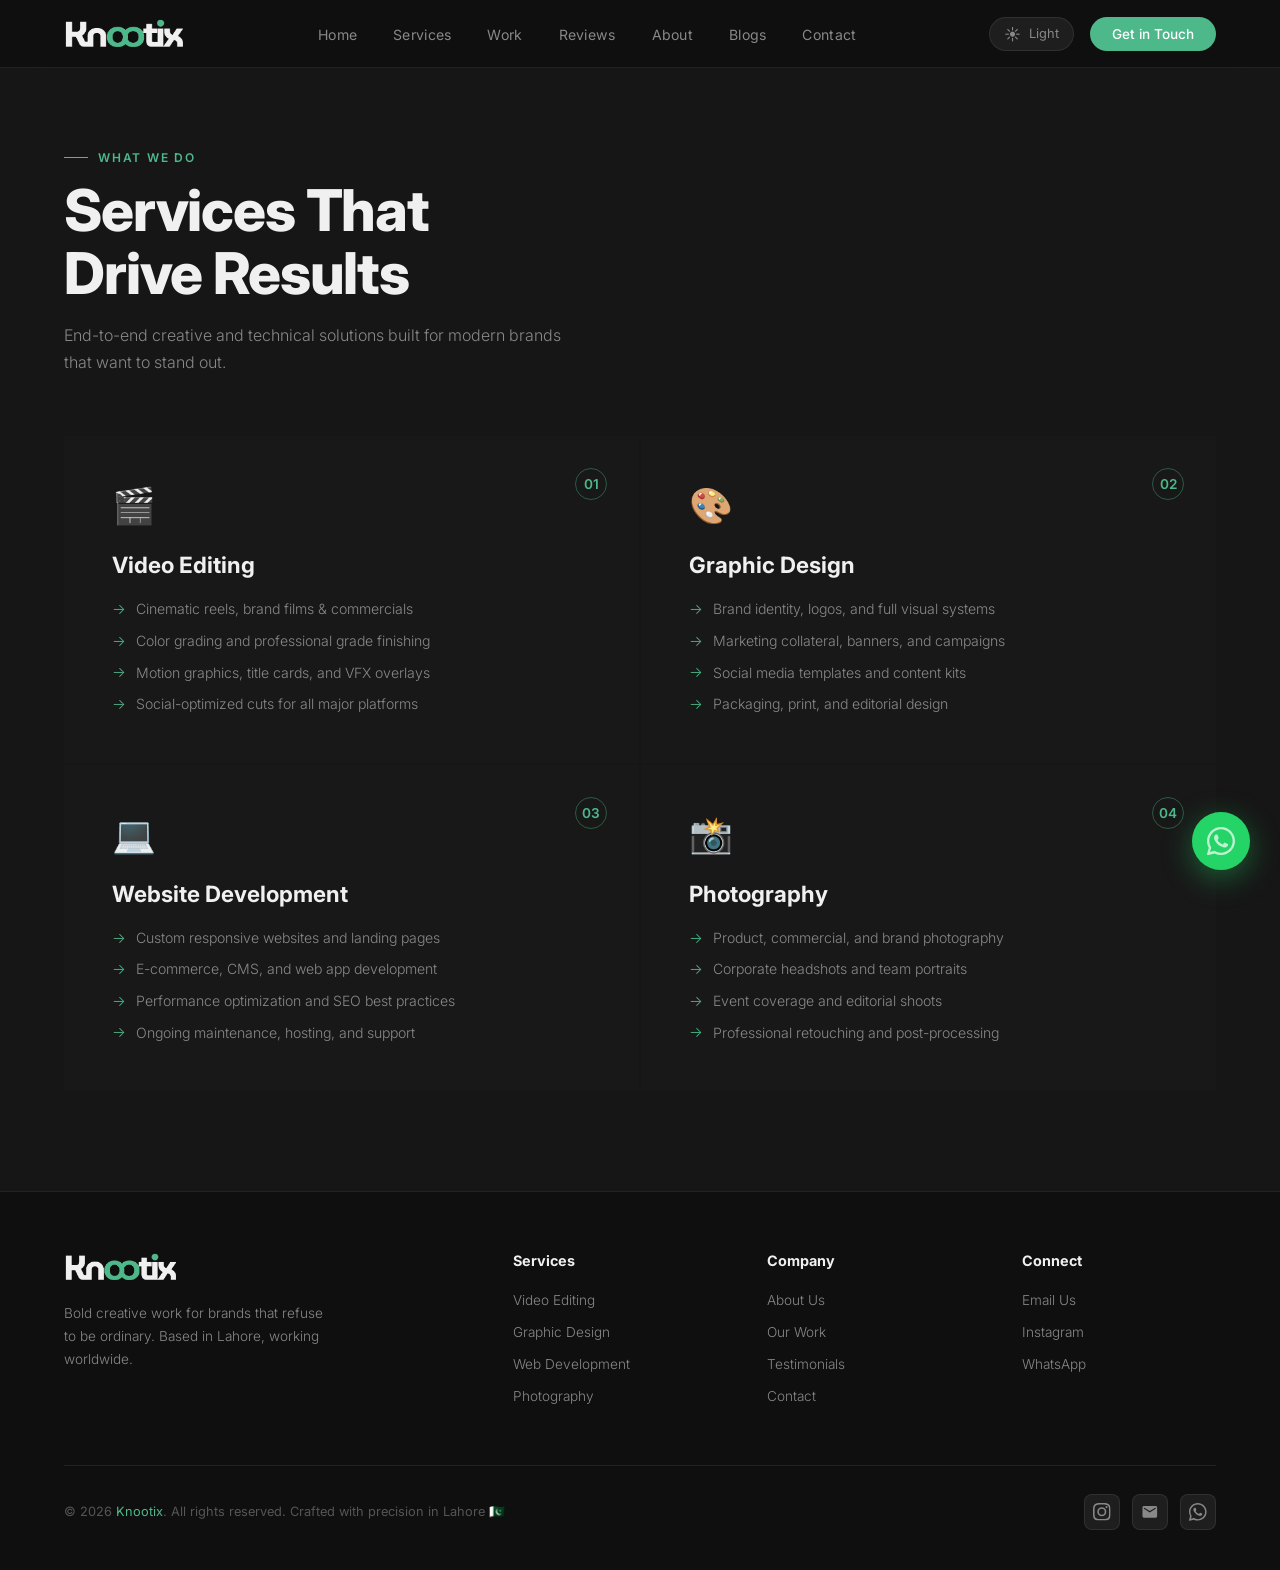
<file: services.html>
<!doctype html>
<html lang="en" data-theme="dark">
  <head>
    <meta charset="UTF-8" />
    <meta name="viewport" content="width=device-width, initial-scale=1.0" />
    <title>Services | Knootix — Creative Studio</title>
    <link rel="preconnect" href="https://fonts.googleapis.com" />
    <link rel="preconnect" href="https://fonts.gstatic.com" crossorigin />
    <link href="https://fonts.googleapis.com/css2?family=Inter:wght@300;400;500;600;700;800;900&display=swap" rel="stylesheet" />
    <link rel="stylesheet" href="style.css" />
  </head>
  <body>
    <svg style="display: none">
      <symbol id="icon-mail" viewBox="0 0 24 24"><path d="M20 4H4c-1.1 0-1.99.9-1.99 2L2 18c0 1.1.9 2 2 2h16c1.1 0 2-.9 2-2V6c0-1.1-.9-2-2-2zm0 4l-8 5-8-5V6l8 5 8-5v2z"/></symbol>
      <symbol id="icon-instagram" viewBox="0 0 24 24"><path d="M12 2.163c3.204 0 3.584.012 4.85.07 3.252.148 4.771 1.691 4.919 4.919.058 1.265.069 1.645.069 4.849 0 3.205-.012 3.584-.069 4.849-.149 3.225-1.664 4.771-4.919 4.919-1.266.058-1.644.07-4.85.07-3.204 0-3.584-.012-4.849-.07-3.26-.149-4.771-1.699-4.919-4.92-.058-1.265-.07-1.644-.07-4.849 0-3.204.013-3.583.07-4.849.149-3.227 1.664-4.771 4.919-4.919 1.266-.057 1.645-.069 4.849-.069zM12 0C8.741 0 8.333.014 7.053.072 2.695.272.273 2.69.073 7.052.014 8.333 0 8.741 0 12c0 3.259.014 3.668.072 4.948.2 4.358 2.618 6.78 6.98 6.98C8.333 23.986 8.741 24 12 24c3.259 0 3.668-.014 4.948-.072 4.354-.2 6.782-2.618 6.979-6.98.059-1.28.073-1.689.073-4.948 0-3.259-.014-3.667-.072-4.947-.196-4.354-2.617-6.78-6.979-6.98C15.668.014 15.259 0 12 0zm0 5.838a6.162 6.162 0 100 12.324 6.162 6.162 0 000-12.324zM12 16a4 4 0 110-8 4 4 0 010 8zm6.406-11.845a1.44 1.44 0 100 2.881 1.44 1.44 0 000-2.881z"/></symbol>
      <symbol id="icon-location" viewBox="0 0 24 24"><path d="M12 2C8.13 2 5 5.13 5 9c0 5.25 7 13 7 13s7-7.75 7-13c0-3.87-3.13-7-7-7zm0 9.5c-1.38 0-2.5-1.12-2.5-2.5s1.12-2.5 2.5-2.5 2.5 1.12 2.5 2.5-1.12 2.5-2.5 2.5z"/></symbol>
    </svg>

    <nav>
      <a href="index.html" class="nav-logo">
        <img src="assets/knootix-logo.png" alt="Knootix" class="site-logo site-logo--light"/>
        <img src="assets/knootix-logo-dark.png" alt="Knootix" class="site-logo site-logo--dark"/>
      </a>
      <ul class="nav-links">
        <li><a href="index.html">Home</a></li>
        <li><a href="services.html">Services</a></li>
        <li><a href="work.html">Work</a></li>
        <li><a href="reviews.html">Reviews</a></li>
        <li><a href="about.html">About</a></li>
        <li><a href="blogs.html">Blogs</a></li>
        <li><a href="contact.html">Contact</a></li>
      </ul>
      <div class="nav-right">
        <button class="theme-toggle" onclick="toggleTheme()">
          <span class="theme-icon" id="themeIcon">☀️</span>
          <span id="themeLabel">Light</span>
        </button>
        <a href="contact.html" class="nav-cta">Get in Touch</a>
        <div class="hamburger" onclick="toggleMobileMenu()">
          <span></span><span></span><span></span>
        </div>
      </div>
    </nav>

    <div id="mobileMenu" style="display: none; position: fixed; inset: 0; z-index: 999; background: var(--bg); padding: 80px 5% 40px; flex-direction: column; gap: 32px;">
      <a href="index.html" onclick="closeMobileMenu()" style="font-family: 'Inter', sans-serif; font-size: 1.8rem; font-weight: 700; color: var(--text); text-decoration: none;">Home</a>
      <a href="services.html" onclick="closeMobileMenu()" style="font-family: 'Inter', sans-serif; font-size: 1.8rem; font-weight: 700; color: var(--text); text-decoration: none;">Services</a>
      <a href="work.html" onclick="closeMobileMenu()" style="font-family: 'Inter', sans-serif; font-size: 1.8rem; font-weight: 700; color: var(--text); text-decoration: none;">Work</a>
      <a href="reviews.html" onclick="closeMobileMenu()" style="font-family: 'Inter', sans-serif; font-size: 1.8rem; font-weight: 700; color: var(--text); text-decoration: none;">Reviews</a>
      <a href="about.html" onclick="closeMobileMenu()" style="font-family: 'Inter', sans-serif; font-size: 1.8rem; font-weight: 700; color: var(--text); text-decoration: none;">About</a>
      <a href="blogs.html" onclick="closeMobileMenu()" style="font-family: 'Inter', sans-serif; font-size: 1.8rem; font-weight: 700; color: var(--text); text-decoration: none;">Blogs</a>
      <a href="contact.html" onclick="closeMobileMenu()" style="font-family: 'Inter', sans-serif; font-size: 1.8rem; font-weight: 700; color: var(--text); text-decoration: none;">Contact</a>
      <button onclick="closeMobileMenu()" style="position: absolute; top: 20px; right: 20px; background: none; border: none; font-size: 1.8rem; color: var(--text); cursor: pointer;">✕</button>
    </div>

    <section id="services" style="padding-top: 150px; min-height: 100vh;">
      <div class="reveal">
        <div class="section-label">What We Do</div>
        <h2 class="section-title">Services That<br />Drive Results</h2>
        <p class="section-desc">
          End-to-end creative and technical solutions built for modern brands
          that want to stand out.
        </p>
      </div>
      <div class="services-grid reveal">
        <div class="service-card">
          <span class="service-num">01</span>
          <span class="service-icon">🎬</span>
          <h3>Video Editing</h3>
          <ul class="service-list">
            <li>Cinematic reels, brand films & commercials</li>
            <li>Color grading and professional grade finishing</li>
            <li>Motion graphics, title cards, and VFX overlays</li>
            <li>Social-optimized cuts for all major platforms</li>
          </ul>
        </div>
        <div class="service-card">
          <span class="service-num">02</span>
          <span class="service-icon">🎨</span>
          <h3>Graphic Design</h3>
          <ul class="service-list">
            <li>Brand identity, logos, and full visual systems</li>
            <li>Marketing collateral, banners, and campaigns</li>
            <li>Social media templates and content kits</li>
            <li>Packaging, print, and editorial design</li>
          </ul>
        </div>
        <div class="service-card">
          <span class="service-num">03</span>
          <span class="service-icon">💻</span>
          <h3>Website Development</h3>
          <ul class="service-list">
            <li>Custom responsive websites and landing pages</li>
            <li>E-commerce, CMS, and web app development</li>
            <li>Performance optimization and SEO best practices</li>
            <li>Ongoing maintenance, hosting, and support</li>
          </ul>
        </div>
        <div class="service-card">
          <span class="service-num">04</span>
          <span class="service-icon">📸</span>
          <h3>Photography</h3>
          <ul class="service-list">
            <li>Product, commercial, and brand photography</li>
            <li>Corporate headshots and team portraits</li>
            <li>Event coverage and editorial shoots</li>
            <li>Professional retouching and post-processing</li>
          </ul>
        </div>
      </div>
    </section>

    <footer>
      <div class="footer-grid">
        <div class="footer-brand">
          <img src="assets/knootix-logo.png" alt="Knootix" class="site-logo site-logo--light"/>
          <img src="assets/knootix-logo-dark.png" alt="Knootix" class="site-logo site-logo--dark"/>
          <p>
            Bold creative work for brands that refuse to be ordinary. Based in
            Lahore, working worldwide.
          </p>
        </div>
        <div class="footer-col">
          <h4>Services</h4>
          <ul>
            <li><a href="services.html">Video Editing</a></li>
            <li><a href="services.html">Graphic Design</a></li>
            <li><a href="services.html">Web Development</a></li>
            <li><a href="services.html">Photography</a></li>
          </ul>
        </div>
        <div class="footer-col">
          <h4>Company</h4>
          <ul>
            <li><a href="about.html">About Us</a></li>
            <li><a href="work.html">Our Work</a></li>
            <li><a href="reviews.html">Testimonials</a></li>
            <li><a href="contact.html">Contact</a></li>
          </ul>
        </div>
        <div class="footer-col">
          <h4>Connect</h4>
          <ul>
            <li><a href="mailto:knootix@gmail.com">Email Us</a></li>
            <li><a href="https://instagram.com/knootix" target="_blank">Instagram</a></li>
            <li><a href="https://wa.me/923414680668?text=Hello%20Knootix!" target="_blank">WhatsApp</a></li>
          </ul>
        </div>
      </div>
      <div class="footer-bottom">
        <p>
          © 2026 <span class="accent">Knootix</span>. All rights reserved. Crafted with precision in Lahore 🇵🇰
        </p>
        <div class="social-links">
          <a href="https://instagram.com/knootix" target="_blank" class="social-link"><svg class="svg-icon" viewBox="0 0 24 24"><use href="#icon-instagram"></use></svg></a>
          <a href="mailto:knootix@gmail.com" class="social-link"><svg class="svg-icon" viewBox="0 0 24 24"><use href="#icon-mail"></use></svg></a>
          <a href="https://wa.me/923414680668?text=Hello%20Knootix!" target="_blank" class="social-link">
            <svg class="svg-icon" viewBox="0 0 24 24"><path d="M17.472 14.382c-.297-.149-1.758-.867-2.03-.967-.273-.099-.471-.148-.67.15-.197.297-.767.966-.94 1.164-.173.199-.347.223-.644.075-.297-.15-1.255-.463-2.39-1.475-.883-.788-1.48-1.761-1.653-2.059-.173-.297-.018-.458.13-.606.134-.133.298-.347.446-.52.149-.174.198-.298.298-.497.099-.198.05-.371-.025-.52-.075-.149-.669-1.612-.916-2.207-.242-.579-.487-.5-.669-.51-.173-.008-.371-.01-.57-.01-.198 0-.52.074-.792.372-.272.297-1.04 1.016-1.04 2.479 0 1.462 1.065 2.875 1.213 3.074.149.198 2.096 3.2 5.077 4.487.709.306 1.262.489 1.694.625.712.227 1.36.195 1.871.118.571-.085 1.758-.719 2.006-1.413.248-.694.248-1.289.173-1.413-.074-.124-.272-.198-.57-.347z"/><path d="M12 0C5.373 0 0 5.373 0 12c0 2.123.558 4.115 1.535 5.836L.057 23.215a.75.75 0 0 0 .916.932l5.546-1.454A11.945 11.945 0 0 0 12 24c6.627 0 12-5.373 12-12S18.627 0 12 0zm0 22c-1.89 0-3.663-.518-5.178-1.42l-.369-.217-3.833 1.006 1.026-3.738-.237-.386A9.956 9.956 0 0 1 2 12C2 6.477 6.477 2 12 2s10 4.477 10 10-4.477 10-10 10z"/></svg>
          </a>
        </div>
      </div>
    </footer>

    <a href="https://wa.me/923414680668?text=Hello%20Knootix!" target="_blank" class="whatsapp-float" title="Chat on WhatsApp">
      <div class="wa-pulse"></div>
      <svg xmlns="http://www.w3.org/2000/svg" width="28" height="28" viewBox="0 0 24 24" fill="#fff"><path d="M17.472 14.382c-.297-.149-1.758-.867-2.03-.967-.273-.099-.471-.148-.67.15-.197.297-.767.966-.94 1.164-.173.199-.347.223-.644.075-.297-.15-1.255-.463-2.39-1.475-.883-.788-1.48-1.761-1.653-2.059-.173-.297-.018-.458.13-.606.134-.133.298-.347.446-.52.149-.174.198-.298.298-.497.099-.198.05-.371-.025-.52-.075-.149-.669-1.612-.916-2.207-.242-.579-.487-.5-.669-.51-.173-.008-.371-.01-.57-.01-.198 0-.52.074-.792.372-.272.297-1.04 1.016-1.04 2.479 0 1.462 1.065 2.875 1.213 3.074.149.198 2.096 3.2 5.077 4.487.709.306 1.262.489 1.694.625.712.227 1.36.195 1.871.118.571-.085 1.758-.719 2.006-1.413.248-.694.248-1.289.173-1.413-.074-.124-.272-.198-.57-.347z"/><path d="M12 0C5.373 0 0 5.373 0 12c0 2.123.558 4.115 1.535 5.836L.057 23.215a.75.75 0 0 0 .916.932l5.546-1.454A11.945 11.945 0 0 0 12 24c6.627 0 12-5.373 12-12S18.627 0 12 0zm0 22c-1.89 0-3.663-.518-5.178-1.42l-.369-.217-3.833 1.006 1.026-3.738-.237-.386A9.956 9.956 0 0 1 2 12C2 6.477 6.477 2 12 2s10 4.477 10 10-4.477 10-10 10z"/></svg>
    </a>

    <script src="script.js"></script>
  </body>
</html>
</file>
<file: style.css>
:root {
  --accent: #4db88a;
  --accent-dim: #3a9a73;
  --accent-glow: rgba(77, 184, 138, 0.18);
  --bg: #0f0f0f;
  --bg2: #161616;
  --bg3: #1e1e1e;
  --border: rgba(255, 255, 255, 0.08);
  --text: #f0f0f0;
  --text-muted: #888;
  --text-dim: #555;
  --card-bg: #181818;
  --nav-bg: rgba(15, 15, 15, 0.85);
  --shadow: 0 4px 40px rgba(0, 0, 0, 0.5);
}
[data-theme="light"] {
  --bg: #f5f5f5;
  --bg2: #ebebeb;
  --bg3: #e0e0e0;
  --border: rgba(0, 0, 0, 0.1);
  --text: #111;
  --text-muted: #555;
  --text-dim: #aaa;
  --card-bg: #fff;
  --nav-bg: rgba(245, 245, 245, 0.9);
  --shadow: 0 4px 40px rgba(0, 0, 0, 0.12);
}

*,
*::before,
*::after {
  box-sizing: border-box;
  margin: 0;
  padding: 0;
}

html {
  scroll-behavior: smooth;
}

body {
  font-family: "Inter", sans-serif;
  background: var(--bg);
  color: var(--text);
  transition:
    background 0.3s,
    color 0.3s;
  overflow-x: hidden;
}

/* ICONS */
.svg-icon {
  width: 1em;
  height: 1em;
  fill: currentColor;
  display: inline-block;
  vertical-align: middle;
}
.icon-container {
  display: flex;
  align-items: center;
  justify-content: center;
}

/* NAV */
nav {
  position: fixed;
  top: 0;
  left: 0;
  right: 0;
  z-index: 1000;
  background: var(--nav-bg);
  backdrop-filter: blur(20px);
  -webkit-backdrop-filter: blur(20px);
  border-bottom: 1px solid var(--border);
  padding: 0 5%;
  height: 68px;
  display: flex;
  align-items: center;
  justify-content: space-between;
  transition: background 0.3s;
}
.nav-logo img {
  height: 32px;
}
.site-logo {
  height: 32px;
  width: auto;
  display: block;
  object-fit: contain;
}
.site-logo--dark {
  display: none;
}
[data-theme="dark"] .site-logo--light {
  display: none;
}
[data-theme="dark"] .site-logo--dark {
  display: block;
}
.footer-brand .site-logo {
  height: 30px;
  margin-bottom: 20px;
}
.about-img-container .site-logo {
  height: auto;
  max-width: 100%;
  max-height: 160px;
  padding: 40px;
}

.nav-links {
  display: flex;
  align-items: center;
  gap: 36px;
  list-style: none;
}
.nav-links a {
  text-decoration: none;
  color: var(--text-muted);
  font-family: "Inter", sans-serif;
  font-size: 0.88rem;
  font-weight: 400;
  letter-spacing: 0.02em;
  transition: color 0.2s;
}
.nav-links a:hover {
  color: var(--accent);
}
.nav-right {
  display: flex;
  align-items: center;
  gap: 16px;
}
.theme-toggle {
  background: var(--bg3);
  border: 1px solid var(--border);
  border-radius: 50px;
  padding: 6px 14px;
  cursor: pointer;
  display: flex;
  align-items: center;
  gap: 8px;
  font-family: "Inter", sans-serif;
  font-size: 0.8rem;
  color: var(--text-muted);
  transition: all 0.2s;
}
.theme-toggle:hover {
  border-color: var(--accent);
  color: var(--accent);
}
.theme-icon {
  font-size: 1rem;
}
.nav-cta {
  background: var(--accent);
  color: #fff;
  padding: 9px 22px;
  border-radius: 50px;
  border: none;
  font-family: "Inter", sans-serif;
  font-size: 0.85rem;
  font-weight: 500;
  cursor: pointer;
  text-decoration: none;
  transition:
    background 0.2s,
    transform 0.15s;
}
.nav-cta:hover {
  background: var(--accent-dim);
  transform: translateY(-1px);
}
.hamburger {
  display: none;
  flex-direction: column;
  gap: 5px;
  cursor: pointer;
  padding: 4px;
}
.hamburger span {
  width: 24px;
  height: 2px;
  background: var(--text);
  border-radius: 2px;
  transition: all 0.3s;
}

/* HERO */
#hero {
  min-height: 100vh;
  padding: 120px 5% 0;
  display: flex;
  flex-direction: column;
  justify-content: center;
  align-items: center;
  position: relative;
  overflow: hidden;
  text-align: center;
}
.hero-glow {
  position: absolute;
  width: 600px;
  height: 600px;
  background: radial-gradient(
    circle,
    var(--accent-glow) 0%,
    transparent 70%
  );
  top: 50%;
  left: 50%;
  transform: translate(-50%, -60%);
  pointer-events: none;
  z-index: 0;
}
.hero-content {
  position: relative;
  z-index: 1;
  max-width: 900px;
  display: flex;
  flex-direction: column;
  align-items: center;
  margin: 0 auto;
}
.hero-badge {
  display: inline-flex;
  align-items: center;
  gap: 8px;
  background: var(--accent-glow);
  border: 1px solid rgba(77, 184, 138, 0.3);
  border-radius: 50px;
  padding: 6px 16px;
  font-size: 0.78rem;
  font-weight: 500;
  color: var(--accent);
  letter-spacing: 0.08em;
  text-transform: uppercase;
  margin-bottom: 28px;
}
.hero-badge::before {
  content: "●";
  font-size: 0.5rem;
  animation: pulse 2s infinite;
}
@keyframes pulse {
  0%,
  100% {
    opacity: 1;
  }
  50% {
    opacity: 0.3;
  }
}
h1.hero-headline {
  font-family: "Inter", sans-serif;
  font-size: clamp(3rem, 7vw, 6.5rem);
  font-weight: 800;
  line-height: 1;
  letter-spacing: -0.03em;
  margin-bottom: 24px;
}
.hero-headline .accent {
  color: var(--accent);
}
.hero-sub {
  font-size: clamp(1rem, 2vw, 1.2rem);
  color: var(--text-muted);
  font-weight: 300;
  max-width: 600px;
  line-height: 1.7;
  margin-bottom: 44px;
}
.hero-actions {
  display: flex;
  gap: 16px;
  align-items: center;
  justify-content: center;
  margin-bottom: 72px;
  flex-wrap: wrap;
}
.btn-primary {
  background: var(--accent);
  color: #fff;
  padding: 14px 32px;
  border-radius: 50px;
  border: none;
  font-family: "Inter", sans-serif;
  font-size: 0.95rem;
  font-weight: 500;
  cursor: pointer;
  text-decoration: none;
  transition: all 0.2s;
  display: inline-flex;
  align-items: center;
  gap: 8px;
}
.btn-primary:hover {
  background: var(--accent-dim);
  transform: translateY(-2px);
  box-shadow: 0 8px 30px var(--accent-glow);
}
.btn-ghost {
  background: transparent;
  color: var(--text);
  padding: 14px 32px;
  border-radius: 50px;
  border: 1px solid var(--border);
  font-family: "Inter", sans-serif;
  font-size: 0.95rem;
  font-weight: 400;
  cursor: pointer;
  text-decoration: none;
  transition: all 0.2s;
  display: inline-flex;
  align-items: center;
  gap: 8px;
}
.btn-ghost:hover {
  border-color: var(--accent);
  color: var(--accent);
  transform: translateY(-2px);
}
.hero-metrics {
  display: flex;
  gap: 60px;
  justify-content: center;
}
.metric {
  display: flex;
  flex-direction: column;
}
.metric-num {
  font-family: "Inter", sans-serif;
  font-size: 2.8rem;
  font-weight: 800;
  color: var(--accent);
  line-height: 1;
}
.metric-label {
  font-size: 0.82rem;
  color: var(--text-muted);
  margin-top: 4px;
  letter-spacing: 0.04em;
}
.metric-divider {
  width: 1px;
  background: var(--border);
}

/* MARQUEE */
.marquee-section {
  width: 100%;
  overflow: hidden;
  background: var(--bg2);
  border-top: 1px solid var(--border);
  border-bottom: 1px solid var(--border);
  padding: 18px 0;
  margin-top: 80px;
}
.marquee-track {
  display: flex;
  gap: 60px;
  animation: marquee 28s linear infinite;
  white-space: nowrap;
}
.marquee-track:hover {
  animation-play-state: paused;
}
.marquee-item {
  font-family: "Inter", sans-serif;
  font-size: 0.85rem;
  font-weight: 600;
  color: var(--text-muted);
  letter-spacing: 0.1em;
  text-transform: uppercase;
  display: flex;
  align-items: center;
  gap: 20px;
}
.marquee-item::after {
  content: "✦";
  color: var(--accent);
  font-size: 0.6rem;
}
@keyframes marquee {
  0% {
    transform: translateX(0);
  }
  100% {
    transform: translateX(-50%);
  }
}

/* SECTIONS */
section {
  padding: 100px 5%;
}
.section-label {
  font-size: 0.75rem;
  font-weight: 600;
  letter-spacing: 0.15em;
  text-transform: uppercase;
  color: var(--accent);
  margin-bottom: 14px;
  display: flex;
  align-items: center;
  gap: 10px;
}
.section-label::before {
  content: "";
  width: 24px;
  height: 1px;
  background: var(--accent);
}
h2.section-title {
  font-family: "Inter", sans-serif;
  font-size: clamp(2rem, 4.5vw, 3.6rem);
  font-weight: 800;
  line-height: 1.1;
  letter-spacing: -0.02em;
  margin-bottom: 16px;
}
.section-desc {
  color: var(--text-muted);
  max-width: 520px;
  line-height: 1.7;
  font-weight: 300;
}

/* SERVICES */
#services {
  background: var(--bg2);
}
.services-grid {
  display: grid;
  grid-template-columns: repeat(2, 1fr);
  gap: 2px;
  margin-top: 60px;
}
.service-card {
  background: var(--card-bg);
  padding: 48px;
  position: relative;
  overflow: hidden;
  transition: all 0.3s;
  cursor: default;
}
.service-card::before {
  content: "";
  position: absolute;
  top: 0;
  left: 0;
  right: 0;
  height: 2px;
  background: var(--accent);
  transform: scaleX(0);
  transform-origin: left;
  transition: transform 0.4s ease;
}
.service-card:hover::before {
  transform: scaleX(1);
}
.service-card:hover {
  background: var(--bg3);
}
.service-icon {
  font-size: 2.2rem;
  margin-bottom: 24px;
  display: block;
  filter: grayscale(0.3);
}
.service-card h3 {
  font-family: "Inter", sans-serif;
  font-size: 1.4rem;
  font-weight: 700;
  margin-bottom: 20px;
}
.service-list {
  list-style: none;
  display: flex;
  flex-direction: column;
  gap: 10px;
}
.service-list li {
  font-size: 0.88rem;
  color: var(--text-muted);
  display: flex;
  align-items: center;
  gap: 10px;
  font-weight: 300;
  line-height: 1.5;
}
.service-list li::before {
  content: "→";
  color: var(--accent);
  font-size: 0.9rem;
  flex-shrink: 0;
}
.service-num {
  position: absolute;
  top: 32px;
  right: 32px;
  font-family: "Inter", sans-serif;
  font-size: 0.85rem;
  font-weight: 600;
  color: var(--accent);
  border: 1px solid rgba(77, 184, 138, 0.4);
  border-radius: 50%;
  width: 32px;
  height: 32px;
  display: flex;
  align-items: center;
  justify-content: center;
  transition: all 0.3s;
}
.service-card:hover .service-num {
  background: var(--accent);
  color: #fff;
  border-color: var(--accent);
}

/* PORTFOLIO */
#portfolio {
  background: var(--bg);
}
.portfolio-header {
  display: flex;
  justify-content: space-between;
  align-items: flex-end;
  margin-bottom: 60px;
  flex-wrap: wrap;
  gap: 24px;
}
.portfolio-grid {
  display: grid;
  grid-template-columns: repeat(3, 1fr);
  grid-template-rows: auto;
  gap: 16px;
}
.portfolio-item {
  border-radius: 12px;
  overflow: hidden;
  position: relative;
  cursor: pointer;
  background: var(--bg3);
  aspect-ratio: 4/3;
  border: 1px solid var(--border);
  transition: transform 0.3s;
}
.portfolio-item:nth-child(1) {
  grid-column: span 2;
  aspect-ratio: 16/9;
}
.portfolio-item:nth-child(4) {
  grid-column: span 2;
  aspect-ratio: 16/9;
}
.portfolio-item:hover {
  transform: translateY(-4px);
  box-shadow: 0 20px 60px rgba(0, 0, 0, 0.4);
}
.portfolio-img {
  width: 100%;
  height: 100%;
  object-fit: cover;
  transition: transform 0.5s ease;
  display: flex;
  align-items: center;
  justify-content: center;
}
.portfolio-item:hover .portfolio-img {
  transform: scale(1.04);
}
.portfolio-placeholder {
  width: 100%;
  height: 100%;
  display: flex;
  flex-direction: column;
  align-items: center;
  justify-content: center;
  gap: 12px;
  color: var(--text-dim);
}
.placeholder-icon {
  font-size: 2.5rem;
  opacity: 0.4;
}
.placeholder-label {
  font-size: 0.78rem;
  letter-spacing: 0.1em;
  text-transform: uppercase;
  opacity: 0.4;
}
.portfolio-overlay {
  position: absolute;
  inset: 0;
  background: linear-gradient(
    to top,
    rgba(0, 0, 0, 0.85) 0%,
    transparent 60%
  );
  opacity: 0;
  transition: opacity 0.3s;
  display: flex;
  align-items: flex-end;
  padding: 24px;
}
.portfolio-item:hover .portfolio-overlay {
  opacity: 1;
}
.portfolio-meta h4 {
  font-family: "Inter", sans-serif;
  font-size: 1rem;
  font-weight: 700;
  color: #fff;
}
.portfolio-meta span {
  font-size: 0.78rem;
  color: var(--accent);
}
.port-tag {
  position: absolute;
  top: 16px;
  left: 16px;
  background: rgba(0, 0, 0, 0.6);
  backdrop-filter: blur(8px);
  border: 1px solid rgba(255, 255, 255, 0.15);
  border-radius: 50px;
  padding: 4px 12px;
  font-size: 0.72rem;
  color: #fff;
  letter-spacing: 0.06em;
}

/* REVIEWS */
#reviews {
  background: var(--bg2);
}
.reviews-grid {
  display: grid;
  grid-template-columns: repeat(3, 1fr);
  gap: 16px;
  margin-top: 60px;
}
.review-card {
  background: var(--card-bg);
  border: 1px solid var(--border);
  border-radius: 16px;
  padding: 36px;
  transition: all 0.3s;
  position: relative;
}
.review-card:hover {
  border-color: rgba(77, 184, 138, 0.3);
  transform: translateY(-4px);
  box-shadow: 0 20px 50px rgba(0, 0, 0, 0.3);
}
.review-stars {
  color: var(--accent);
  font-size: 0.85rem;
  letter-spacing: 2px;
  margin-bottom: 20px;
}
.review-quote {
  font-size: 0.92rem;
  color: var(--text-muted);
  line-height: 1.75;
  font-weight: 300;
  font-style: italic;
  margin-bottom: 28px;
}
.review-author {
  display: flex;
  align-items: center;
  gap: 14px;
}
.review-avatar {
  width: 44px;
  height: 44px;
  border-radius: 50%;
  display: flex;
  align-items: center;
  justify-content: center;
  font-family: "Inter", sans-serif;
  font-weight: 700;
  font-size: 1rem;
  color: #fff;
  flex-shrink: 0;
  background: linear-gradient(135deg, var(--accent), var(--accent-dim));
}
.review-name {
  font-family: "Inter", sans-serif;
  font-weight: 700;
  font-size: 0.95rem;
}
.review-region {
  font-size: 0.78rem;
  color: var(--text-muted);
  margin-top: 2px;
}
.review-flag {
  font-size: 1.1rem;
}
.int-badge {
  position: absolute;
  top: 20px;
  right: 20px;
  background: var(--accent-glow);
  border: 1px solid rgba(77, 184, 138, 0.3);
  border-radius: 50px;
  padding: 3px 10px;
  font-size: 0.7rem;
  color: var(--accent);
  font-weight: 500;
  letter-spacing: 0.06em;
}

/* ABOUT */
#about {
  background: var(--bg);
}
.about-grid {
  display: grid;
  grid-template-columns: 1fr 1fr;
  gap: 80px;
  align-items: center;
  margin-top: 60px;
}
.about-text p {
  color: var(--text-muted);
  line-height: 1.8;
  font-weight: 300;
  margin-bottom: 24px;
}
.about-text p:last-of-type {
  margin-bottom: 0;
}
.about-contact {
  margin-top: 40px;
  display: flex;
  flex-direction: column;
  gap: 16px;
}
.contact-item {
  display: flex;
  align-items: center;
  gap: 14px;
  padding: 14px 20px;
  background: var(--bg3);
  border: 1px solid var(--border);
  border-radius: 10px;
  text-decoration: none;
  color: var(--text);
  transition: all 0.2s;
}
.contact-item:hover {
  border-color: var(--accent);
  color: var(--accent);
  transform: translateX(6px);
}
.contact-icon {
  font-size: 1.2rem;
  width: 32px;
  text-align: center;
  display: flex;
  align-items: center;
  justify-content: center;
  color: var(--accent);
}
.contact-label {
  font-size: 0.82rem;
  color: var(--text-muted);
}
.contact-value {
  font-size: 0.92rem;
  font-weight: 500;
}
.about-visual {
  position: relative;
}
.about-img-container {
  border-radius: 20px;
  overflow: hidden;
  aspect-ratio: 4/5;
  background: var(--bg3);
  border: 1px solid var(--border);
  display: flex;
  align-items: center;
  justify-content: center;
  position: relative;
}
.about-img-container img {
  width: 100%;
  height: 100%;
  object-fit: contain;
  padding: 40px;
}
.about-badge {
  position: absolute;
  bottom: -20px;
  left: -20px;
  background: var(--accent);
  color: #fff;
  padding: 20px 28px;
  border-radius: 16px;
  font-family: "Inter", sans-serif;
}
.about-badge-num {
  font-size: 2rem;
  font-weight: 800;
  line-height: 1;
}
.about-badge-text {
  font-size: 0.78rem;
  opacity: 0.85;
  margin-top: 4px;
}

/* CONTACT */
#contact {
  background: var(--bg2);
}
.contact-wrapper {
  display: grid;
  grid-template-columns: 1fr 1fr;
  gap: 80px;
  margin-top: 60px;
  align-items: start;
}
.contact-form {
  display: flex;
  flex-direction: column;
  gap: 16px;
}
.form-group {
  display: flex;
  flex-direction: column;
  gap: 8px;
}
.form-group label {
  font-size: 0.82rem;
  color: var(--text-muted);
  letter-spacing: 0.04em;
}
.form-group input,
.form-group textarea,
.form-group select {
  background: var(--card-bg);
  border: 1px solid var(--border);
  border-radius: 10px;
  padding: 14px 18px;
  color: var(--text);
  font-family: "Inter", sans-serif;
  font-size: 0.92rem;
  font-weight: 300;
  outline: none;
  transition: border-color 0.2s;
  width: 100%;
}
.form-group input:focus,
.form-group textarea:focus {
  border-color: var(--accent);
}
.form-group textarea {
  resize: vertical;
  min-height: 120px;
}
.form-row {
  display: grid;
  grid-template-columns: 1fr 1fr;
  gap: 16px;
}
.submit-btn {
  background: var(--accent);
  color: #fff;
  border: none;
  border-radius: 10px;
  padding: 16px;
  font-family: "Inter", sans-serif;
  font-size: 1rem;
  font-weight: 600;
  cursor: pointer;
  transition: all 0.2s;
  letter-spacing: 0.02em;
}
.submit-btn:hover {
  background: var(--accent-dim);
  transform: translateY(-2px);
  box-shadow: 0 8px 24px var(--accent-glow);
}
.contact-right {
  display: flex;
  flex-direction: column;
  gap: 24px;
}
.contact-info-card {
  background: var(--card-bg);
  border: 1px solid var(--border);
  border-radius: 16px;
  padding: 32px;
}
.contact-info-card h3 {
  font-family: "Inter", sans-serif;
  font-size: 1.2rem;
  font-weight: 700;
  margin-bottom: 20px;
}
.info-list {
  display: flex;
  flex-direction: column;
  gap: 14px;
}
.info-item {
  display: flex;
  align-items: flex-start;
  gap: 12px;
}
.info-icon {
  font-size: 1.1rem;
  margin-top: 2px;
  flex-shrink: 0;
  color: var(--accent);
  display: flex;
}
.info-text span {
  font-size: 0.78rem;
  color: var(--text-muted);
  display: block;
  margin-bottom: 2px;
}
.info-text a {
  color: var(--text);
  text-decoration: none;
  font-size: 0.92rem;
  transition: color 0.2s;
}
.info-text a:hover {
  color: var(--accent);
}

/* AI CHAT */
.ai-chat-card {
  background: var(--card-bg);
  border: 1px solid var(--border);
  border-radius: 16px;
  overflow: hidden;
}
.ai-chat-header {
  background: linear-gradient(
    135deg,
    rgba(77, 184, 138, 0.15),
    rgba(77, 184, 138, 0.05)
  );
  border-bottom: 1px solid var(--border);
  padding: 20px 24px;
  display: flex;
  align-items: center;
  gap: 12px;
}
.ai-dot {
  width: 10px;
  height: 10px;
  background: var(--accent);
  border-radius: 50%;
  animation: pulse 2s infinite;
}
.ai-title {
  font-family: "Inter", sans-serif;
  font-weight: 700;
  font-size: 0.95rem;
}
.ai-subtitle {
  font-size: 0.75rem;
  color: var(--text-muted);
}
.ai-messages {
  padding: 20px;
  min-height: 240px;
  max-height: 300px;
  overflow-y: auto;
  display: flex;
  flex-direction: column;
  gap: 14px;
}
.ai-messages::-webkit-scrollbar {
  width: 4px;
}
.ai-messages::-webkit-scrollbar-track {
  background: transparent;
}
.ai-messages::-webkit-scrollbar-thumb {
  background: var(--border);
  border-radius: 4px;
}
.msg {
  max-width: 85%;
  border-radius: 12px;
  padding: 12px 16px;
  font-size: 0.85rem;
  line-height: 1.6;
}
.msg.bot {
  background: var(--bg3);
  color: var(--text);
  border-bottom-left-radius: 4px;
  align-self: flex-start;
}
.msg.user {
  background: var(--accent);
  color: #fff;
  border-bottom-right-radius: 4px;
  align-self: flex-end;
}
.msg.typing {
  display: flex;
  align-items: center;
  gap: 4px;
  padding: 14px 16px;
}
.typing-dot {
  width: 6px;
  height: 6px;
  border-radius: 50%;
  background: var(--text-muted);
  animation: typing 1.2s infinite;
}
.typing-dot:nth-child(2) {
  animation-delay: 0.2s;
}
.typing-dot:nth-child(3) {
  animation-delay: 0.4s;
}
@keyframes typing {
  0%,
  60%,
  100% {
    transform: translateY(0);
  }
  30% {
    transform: translateY(-6px);
  }
}
.ai-input-row {
  display: flex;
  gap: 10px;
  padding: 16px 20px;
  border-top: 1px solid var(--border);
}
.ai-input {
  flex: 1;
  background: var(--bg3);
  border: 1px solid var(--border);
  border-radius: 50px;
  padding: 10px 18px;
  color: var(--text);
  font-family: "Inter", sans-serif;
  font-size: 0.85rem;
  outline: none;
  transition: border-color 0.2s;
}
.ai-input:focus {
  border-color: var(--accent);
}
.ai-send {
  background: var(--accent);
  color: #fff;
  border: none;
  border-radius: 50%;
  width: 40px;
  height: 40px;
  cursor: pointer;
  font-size: 1rem;
  flex-shrink: 0;
  transition: all 0.2s;
}
.ai-send:hover {
  background: var(--accent-dim);
  transform: scale(1.05);
}

/* WHATSAPP */
.whatsapp-float {
  position: fixed;
  bottom: 30px;
  right: 30px;
  z-index: 999;
  width: 58px;
  height: 58px;
  border-radius: 50%;
  background: #25d366;
  color: #fff;
  border: none;
  font-size: 1.6rem;
  cursor: pointer;
  box-shadow: 0 8px 30px rgba(37, 211, 102, 0.4);
  transition: all 0.3s;
  display: flex;
  align-items: center;
  justify-content: center;
  text-decoration: none;
}
.whatsapp-float:hover {
  transform: scale(1.12);
  box-shadow: 0 12px 40px rgba(37, 211, 102, 0.5);
}
.wa-pulse {
  position: absolute;
  width: 58px;
  height: 58px;
  border-radius: 50%;
  background: rgba(37, 211, 102, 0.3);
  animation: waPulse 2s infinite;
}
@keyframes waPulse {
  0% {
    transform: scale(1);
    opacity: 0.7;
  }
  100% {
    transform: scale(1.6);
    opacity: 0;
  }
}

/* FOOTER */
footer {
  background: var(--bg);
  border-top: 1px solid var(--border);
  padding: 60px 5% 40px;
}
.footer-grid {
  display: grid;
  grid-template-columns: 2fr 1fr 1fr 1fr;
  gap: 60px;
  margin-bottom: 60px;
}
.footer-brand img {
  height: 30px;
  margin-bottom: 20px;
}
.footer-brand p {
  font-size: 0.85rem;
  color: var(--text-muted);
  line-height: 1.7;
  font-weight: 300;
  max-width: 260px;
}
.footer-col h4 {
  font-family: "Inter", sans-serif;
  font-size: 0.9rem;
  font-weight: 700;
  margin-bottom: 20px;
}
.footer-col ul {
  list-style: none;
  display: flex;
  flex-direction: column;
  gap: 12px;
}
.footer-col ul a {
  text-decoration: none;
  color: var(--text-muted);
  font-size: 0.85rem;
  transition: color 0.2s;
  font-weight: 300;
}
.footer-col ul a:hover {
  color: var(--accent);
}
.footer-bottom {
  border-top: 1px solid var(--border);
  padding-top: 28px;
  display: flex;
  justify-content: space-between;
  align-items: center;
  flex-wrap: wrap;
  gap: 16px;
}
.footer-bottom p {
  font-size: 0.8rem;
  color: var(--text-dim);
}
.footer-bottom .accent {
  color: var(--accent);
}
.social-links {
  display: flex;
  gap: 12px;
}
.social-link {
  width: 36px;
  height: 36px;
  border-radius: 8px;
  background: var(--bg3);
  border: 1px solid var(--border);
  display: flex;
  align-items: center;
  justify-content: center;
  text-decoration: none;
  color: var(--text-muted);
  font-size: 1.1rem;
  transition: all 0.2s;
}
.social-link:hover {
  border-color: var(--accent);
  color: var(--accent);
  transform: translateY(-2px);
}

/* MOBILE */
@media (max-width: 1024px) {
  .portfolio-grid {
    grid-template-columns: repeat(2, 1fr);
  }
  .portfolio-item:nth-child(1),
  .portfolio-item:nth-child(4) {
    grid-column: span 1;
    aspect-ratio: 4/3;
  }
  .reviews-grid {
    grid-template-columns: repeat(2, 1fr);
  }
  .footer-grid {
    grid-template-columns: 1fr 1fr;
  }
}
@media (max-width: 768px) {
  .nav-links,
  .nav-cta {
    display: none;
  }
  .hamburger {
    display: flex;
  }
  .services-grid {
    grid-template-columns: 1fr;
  }
  .portfolio-grid {
    grid-template-columns: 1fr;
  }
  .portfolio-item:nth-child(n) {
    grid-column: span 1;
    aspect-ratio: 4/3;
  }
  .reviews-grid {
    grid-template-columns: 1fr;
  }
  .about-grid {
    grid-template-columns: 1fr;
    gap: 40px;
  }
  .contact-wrapper {
    grid-template-columns: 1fr;
    gap: 40px;
  }
  .hero-metrics {
    gap: 32px;
    flex-wrap: wrap;
    justify-content: center;
  }
  .footer-grid {
    grid-template-columns: 1fr;
    gap: 36px;
  }
  h1.hero-headline {
    font-size: 2.6rem;
  }
  .form-row {
    grid-template-columns: 1fr;
  }
}
/* Scroll reveal */
.reveal {
  opacity: 0;
  transform: translateY(32px);
  transition:
    opacity 0.7s ease,
    transform 0.7s ease;
}
.reveal.visible {
  opacity: 1;
  transform: translateY(0);
}
</file>
